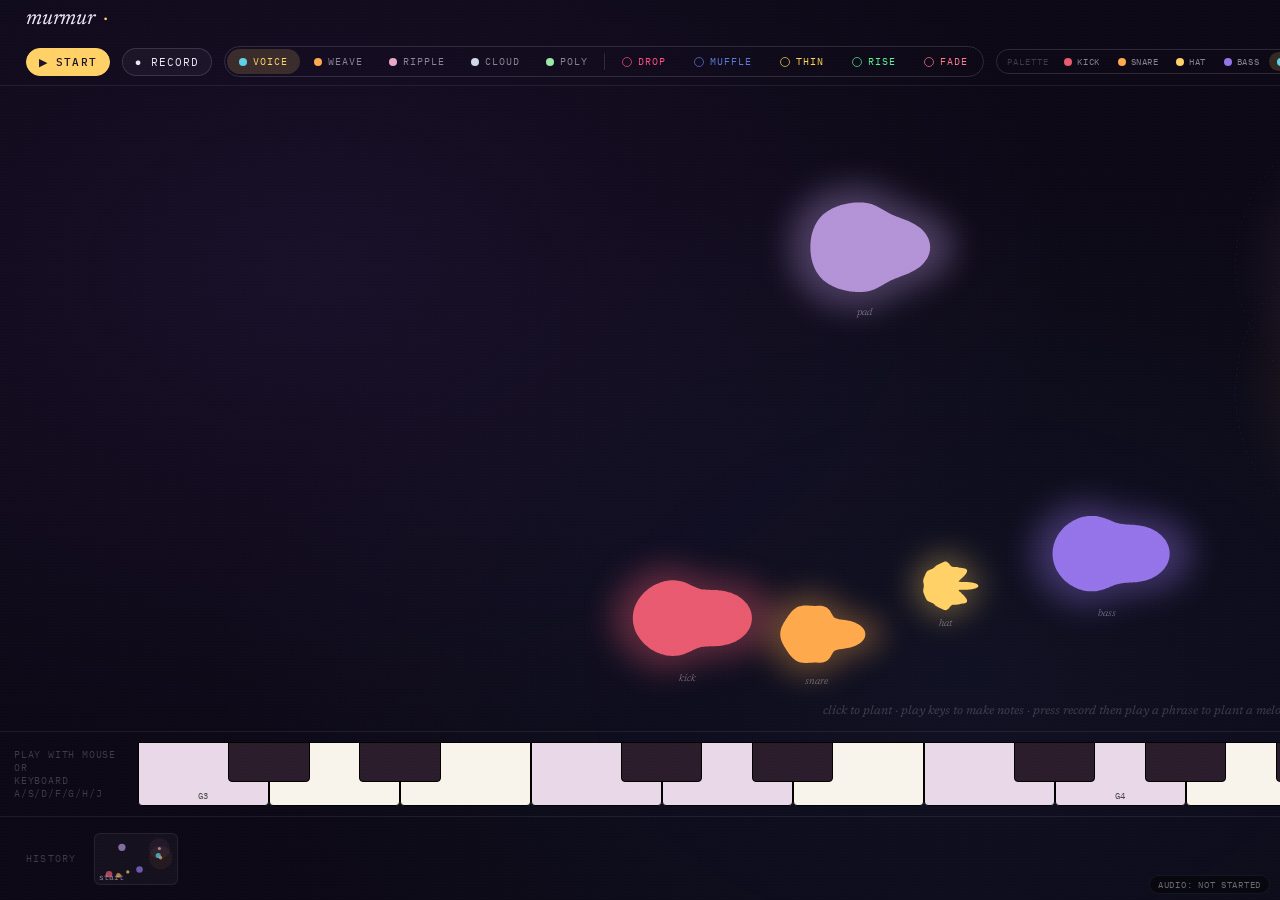
<file: murmur.html>
<!DOCTYPE html>
<html lang="en">
<head>
<meta charset="UTF-8">
<title>murmur — prototype (keyboard)</title>
<link rel="preconnect" href="https://fonts.googleapis.com">
<link rel="preconnect" href="https://fonts.gstatic.com" crossorigin>
<link href="https://fonts.googleapis.com/css2?family=Newsreader:ital,opsz,wght@0,6..72,300;0,6..72,400;1,6..72,300&family=IBM+Plex+Mono:wght@400&display=swap" rel="stylesheet">
<style>
:root {
  --bg: #0c0815;
  --ink: #ece6f5;
  --ink-soft: rgba(236, 230, 245, 0.55);
  --ink-faint: rgba(236, 230, 245, 0.22);
  --accent: #ffd166;
  --accent-red: #ff6b6b;
  --line: rgba(236, 230, 245, 0.08);
  --line-strong: rgba(236, 230, 245, 0.14);
}

/* ===== AUDIO STATUS (bottom-right corner, out of the way) ===== */
.audio-status {
  position: fixed;
  bottom: 6px; right: 10px;
  font-family: 'IBM Plex Mono', monospace;
  font-size: 9px;
  color: rgba(255,255,255,0.40);
  pointer-events: none;
  z-index: 200;
  text-transform: uppercase;
  letter-spacing: 0.08em;
  padding: 3px 8px;
  background: rgba(0,0,0,0.40);
  border-radius: 100px;
  border: 1px solid rgba(255,255,255,0.06);
  white-space: nowrap;
  max-width: 50vw;
  overflow: hidden;
  text-overflow: ellipsis;
}
.audio-status.error {
  color: #ffb8b8;
  background: rgba(120, 20, 20, 0.7);
  border-color: rgba(255, 100, 100, 0.4);
}
.audio-status.ok { color: rgba(150, 240, 180, 0.70); }

/* ===== PALETTE (top bar) ===== */
.palette {
  display: inline-flex;
  align-items: center;
  gap: 2px;
  padding: 2px 4px;
  border: 1px solid var(--line-strong);
  border-radius: 100px;
}
.palette-label {
  font-family: 'IBM Plex Mono', monospace;
  font-size: 9px;
  color: var(--ink-faint);
  text-transform: uppercase;
  letter-spacing: 0.10em;
  padding: 0 6px;
}
.palette-item {
  display: flex; align-items: center; gap: 5px;
  padding: 4px 8px;
  border-radius: 100px;
  cursor: pointer;
  font-family: 'IBM Plex Mono', monospace;
  font-size: 9px;
  color: var(--ink-soft);
  text-transform: uppercase;
  letter-spacing: 0.06em;
}
.palette-item:hover { color: var(--ink); }
.palette-item.active {
  background: rgba(255, 209, 102, 0.16);
  color: var(--accent);
}
.palette-item .pal-dot {
  width: 8px; height: 8px; border-radius: 50%;
}

/* Cloud modifier visuals */
.cloud-pulse {
  transform-origin: center; transform-box: fill-box;
  animation: cloud-breathe 4500ms ease-in-out infinite;
}
@keyframes cloud-breathe {
  0%, 100% { transform: scale(1); }
  50%      { transform: scale(1.06); }
}
.tether-cloud {
  fill: none; stroke-linecap: round;
  stroke-width: 2; stroke-dasharray: 1.5 4;
  opacity: 0.65;
  animation: tether-cloud-shimmer 2500ms linear infinite;
  pointer-events: none;
}
@keyframes tether-cloud-shimmer { from { stroke-dashoffset: 22; } to { stroke-dashoffset: 0; } }

.plant-opt[data-kind="cloud"] .dot { background: #d0d8e8; }
.plant-opt[data-kind="poly"] .dot { background: #9be9a8; }

/* Event-trigger plant opts are visually distinct from persistent ones —
   a hollow burst icon rather than a filled dot to signal "one-shot event". */
.plant-opt.event-opt { border: 1px dashed transparent; }
.plant-opt.event-opt .dot {
  width: 10px; height: 10px;
  border-radius: 50%;
  background: transparent !important;
  position: relative;
}
.plant-opt.event-opt .dot::after {
  content: '';
  position: absolute;
  inset: 0;
  border-radius: 50%;
  border: 1.5px solid currentColor;
  opacity: 0.7;
}
.plant-opt[data-kind="drop"]   { color: #ff4d80; }
.plant-opt[data-kind="muffle"] { color: #5e7ad8; }
.plant-opt[data-kind="thin"]   { color: #ffd84d; }
.plant-opt[data-kind="rise"]   { color: #5af095; }
.plant-opt[data-kind="fade"]   { color: #ff7a8c; }
.plant-opt.event-opt.active {
  background: rgba(255, 209, 102, 0.16);
  color: var(--accent) !important;
  border-color: rgba(255, 209, 102, 0.30);
}
.plant-opt.event-opt.active .dot::after { border-color: var(--accent); }

/* Muted seeds visibly dim — applies whether muted by sweep or by inspector toggle */
.seed-wrap.muted { opacity: 0.28; }
.plant-divider {
  width: 1px;
  align-self: stretch;
  background: var(--line-strong);
  margin: 4px 2px;
}

.tether-poly {
  fill: none; stroke-linecap: round;
  stroke-width: 2.5; stroke-dasharray: 2 5 8 5;
  opacity: 0.80;
  animation: tether-poly-flow 1800ms linear infinite;
  pointer-events: none;
}
@keyframes tether-poly-flow { from { stroke-dashoffset: 40; } to { stroke-dashoffset: 0; } }

/* Poly modifier visual: internal "tick marks" suggesting divisions */
.poly-pulse {
  transform-origin: center; transform-box: fill-box;
  animation: poly-tick 1875ms ease-out infinite;
}
@keyframes poly-tick {
  0%   { transform: scale(1.18); }
  33%  { transform: scale(1.04); }
  66%  { transform: scale(1.10); }
  100% { transform: scale(1); }
}

/* Inspector regenerate button */
.regen-btn {
  margin-top: 6px;
  background: rgba(255, 209, 102, 0.08);
  color: var(--accent);
  border: 1px solid rgba(255, 209, 102, 0.30);
  width: 100%;
  padding: 8px;
  font-family: 'IBM Plex Mono', monospace;
  font-size: 10px;
  text-transform: uppercase;
  letter-spacing: 0.10em;
  border-radius: 100px;
  cursor: pointer;
}
.regen-btn:hover { background: rgba(255, 209, 102, 0.16); }

/* ===== RESPONSIVE / PORTRAIT ===== */
@media (max-width: 900px), (orientation: portrait) {
  .top-bar {
    flex-wrap: wrap;
    padding: 6px 10px !important;
    height: auto;
    min-height: 56px;
    gap: 6px !important;
    align-items: center;
  }
  .brand {
    font-size: 18px;
    flex: 0 0 auto;
  }
  .controls {
    flex-wrap: wrap;
    gap: 6px !important;
    font-size: 10px;
    justify-content: flex-start;
  }
  .btn {
    padding: 5px 10px;
    font-size: 10px;
  }
  .vol-wrap input[type="range"].std { width: 60px; }
  .guard-toggle { padding: 5px 8px; }
  /* Plant-group on narrow becomes a wrapping rounded box so the 11 chips don't overflow */
  .plant-group {
    flex-wrap: wrap;
    border-radius: 12px;
    justify-content: flex-start;
    flex: 1 1 100%;       /* take a full row on its own */
  }
  .plant-opt {
    padding: 4px 8px;
    font-size: 9px;
  }
  .plant-divider { display: none; }
  .app {
    grid-template-rows: auto 1fr auto 56px !important;
  }
  .canvas-wrap { min-height: 240px; }
  .piano-bar {
    overflow-x: auto;
    overflow-y: hidden;
    -webkit-overflow-scrolling: touch;
    padding: 8px 10px;
    gap: 10px;
  }
  .piano-info {
    width: 90px;
    font-size: 9px;
    flex-shrink: 0;
  }
  .piano {
    min-width: 580px;     /* ensures playable key sizes (~38px per white) */
    flex: 0 0 580px;
    height: 56px;
  }
  .piano-key.white { height: 56px; }
  .piano-key.black { height: 36px; }
  .inspector {
    position: fixed !important;
    top: auto !important;
    bottom: 0; left: 0; right: 0;
    width: 100% !important;
    max-width: none;
    max-height: 70vh;
    border-radius: 16px 16px 0 0;
    border-bottom: none;
    transform: translateY(110%);
    transition: transform 0.22s ease-out;
    display: block !important;
    overflow-y: auto;
  }
  .inspector.open { transform: translateY(0); }
  .timeline { padding: 10px 14px; gap: 12px; }
  .tl-label { font-size: 9px; }
  .snap { width: 64px; height: 40px; }
}

@media (max-width: 480px) {
  .controls > .guard-toggle span:first-child { display: none; }  /* drop "guardrails" word */
  .midi-status span:not(.midi-led) {
    max-width: 60px;
    overflow: hidden;
    text-overflow: ellipsis;
  }
  .piano-info { width: 70px; font-size: 8px; }
}

* { box-sizing: border-box; margin: 0; padding: 0; }
html, body { height: 100%; }
body {
  background: var(--bg);
  color: var(--ink);
  font-family: 'Newsreader', serif;
  overflow: hidden;
  user-select: none;
  background-image:
    radial-gradient(ellipse at 25% 30%, rgba(80, 50, 130, 0.18), transparent 55%),
    radial-gradient(ellipse at 75% 75%, rgba(40, 80, 130, 0.12), transparent 55%);
}
body::before {
  content: ''; position: fixed; inset: 0;
  background-image: radial-gradient(circle at 1px 1px, rgba(255,255,255,0.012) 1px, transparent 0);
  background-size: 3px 3px;
  pointer-events: none; z-index: 100;
}
.app {
  display: grid;
  grid-template-rows: auto 1fr auto 84px;
  height: 100vh;
  position: relative; z-index: 2;
}

/* ===== TOP BAR ===== */
.top-bar {
  display: flex; justify-content: space-between; align-items: center;
  padding: 8px 26px;
  border-bottom: 1px solid var(--line);
  gap: 16px;
  flex-wrap: wrap;
  min-height: 56px;
}
.brand {
  font-family: 'Newsreader', serif;
  font-size: 22px; font-weight: 400; font-style: italic;
  letter-spacing: -0.01em;
  flex-shrink: 0;
}
.brand::after { content: '·'; margin-left: 8px; color: var(--accent); font-style: normal; }
.controls {
  display: flex; gap: 12px; align-items: center;
  font-family: 'IBM Plex Mono', monospace;
  font-size: 11px; color: var(--ink-soft);
  text-transform: uppercase; letter-spacing: 0.08em;
}
.btn {
  background: rgba(236,230,245,0.04);
  border: 1px solid var(--line-strong);
  color: var(--ink);
  padding: 6px 12px;
  border-radius: 100px;
  font-family: 'IBM Plex Mono', monospace;
  font-size: 11px;
  text-transform: uppercase; letter-spacing: 0.10em;
  cursor: pointer;
  white-space: nowrap;
}
.btn:hover { background: rgba(236,230,245,0.08); }
.btn.primary {
  background: var(--accent); color: #1a1228;
  border-color: var(--accent); font-weight: 500;
}
.btn.primary:hover { background: #ffe08a; }
.btn.recording {
  background: var(--accent-red); color: #fff;
  border-color: var(--accent-red); font-weight: 500;
  animation: rec-pulse 800ms ease-in-out infinite;
}
.btn.danger {
  background: rgba(255, 107, 107, 0.18); color: #ffb3b3;
  border-color: rgba(255, 107, 107, 0.55);
}
.btn.danger:hover { background: rgba(255, 107, 107, 0.28); }
@keyframes rec-pulse {
  0%, 100% { box-shadow: 0 0 0 0 rgba(255, 107, 107, 0.6); }
  50%      { box-shadow: 0 0 0 6px rgba(255, 107, 107, 0); }
}

.plant-group {
  display: inline-flex;
  border: 1px solid var(--line-strong);
  border-radius: 100px;
  padding: 2px;
  gap: 2px;
}
.plant-opt {
  font-family: 'IBM Plex Mono', monospace;
  font-size: 10px; text-transform: uppercase; letter-spacing: 0.10em;
  padding: 5px 12px;
  border-radius: 100px;
  cursor: pointer;
  color: var(--ink-soft);
  display: flex; align-items: center; gap: 6px;
}
.plant-opt.active {
  background: rgba(255, 209, 102, 0.16);
  color: var(--accent);
}
.plant-opt .dot { width: 8px; height: 8px; border-radius: 50%; display: inline-block; }
.plant-opt[data-kind="voice"] .dot { background: #5fd2e8; }
.plant-opt[data-kind="weave"] .dot { background: #ffa94d; }
.plant-opt[data-kind="ripple"] .dot { background: #e8a8c8; }

.vol-wrap { display: flex; gap: 8px; align-items: center; }
input[type="range"].std {
  -webkit-appearance: none;
  background: transparent;
  width: 70px;
}
input[type="range"]::-webkit-slider-runnable-track { height: 4px; background: var(--line-strong); border-radius: 2px; }
input[type="range"]::-webkit-slider-thumb {
  -webkit-appearance: none;
  width: 12px; height: 12px; border-radius: 50%;
  background: var(--ink); margin-top: -4px; cursor: pointer;
}
input[type="range"]::-moz-range-track { height: 4px; background: var(--line-strong); border-radius: 2px; }
input[type="range"]::-moz-range-thumb { width: 12px; height: 12px; border-radius: 50%; background: var(--ink); border: none; cursor: pointer; }

/* MIDI indicator */
.midi-status {
  display: flex; align-items: center; gap: 6px;
  font-size: 10px;
}
.midi-led {
  width: 6px; height: 6px; border-radius: 50%;
  background: var(--ink-faint);
}
.midi-led.connected { background: #5af095; box-shadow: 0 0 6px #5af095; }
.midi-led.activity {
  background: var(--accent); box-shadow: 0 0 8px var(--accent);
  animation: midi-flash 100ms ease-out;
}
@keyframes midi-flash {
  0%   { transform: scale(1.8); }
  100% { transform: scale(1); }
}

/* Guardrails toggle */
.guard-toggle {
  display: flex; align-items: center; gap: 8px;
  cursor: pointer;
  padding: 6px 10px;
  border: 1px solid var(--line-strong);
  border-radius: 100px;
}
.guard-toggle:hover { background: rgba(236,230,245,0.04); }
.guard-pill {
  width: 28px; height: 14px;
  background: var(--line-strong);
  border-radius: 100px;
  position: relative;
  transition: background 0.15s;
}
.guard-pill::after {
  content: '';
  position: absolute;
  top: 2px; left: 2px;
  width: 10px; height: 10px;
  background: var(--ink);
  border-radius: 50%;
  transition: left 0.15s;
}
.guard-pill.on { background: rgba(90, 240, 149, 0.4); }
.guard-pill.on::after { left: 16px; background: #5af095; }

/* ===== CANVAS ===== */
.canvas-wrap { position: relative; overflow: hidden; }
svg.canvas { width: 100%; height: 100%; display: block; cursor: crosshair; }
.hint {
  position: absolute;
  bottom: 14px; left: 50%; transform: translateX(-50%);
  font-size: 12px; color: var(--ink-faint); font-style: italic;
  pointer-events: none; text-align: center;
}
.planting-indicator {
  position: absolute;
  font-size: 11px; color: var(--accent);
  font-family: 'IBM Plex Mono', monospace;
  pointer-events: none;
  transform: translate(-50%, -50%);
  background: rgba(20, 14, 32, 0.85);
  padding: 4px 10px;
  border-radius: 100px;
  border: 1px solid rgba(255, 209, 102, 0.3);
}
.recording-overlay {
  position: absolute;
  top: 24px; left: 50%; transform: translateX(-50%);
  pointer-events: none;
  z-index: 30;
  display: flex; align-items: center; gap: 10px;
  background: rgba(20, 10, 16, 0.85);
  padding: 8px 16px;
  border: 1px solid rgba(255, 107, 107, 0.4);
  border-radius: 100px;
  font-family: 'IBM Plex Mono', monospace;
  font-size: 11px;
  color: #ffaaaa;
  text-transform: uppercase; letter-spacing: 0.12em;
}
.recording-overlay .rec-dot {
  width: 8px; height: 8px; border-radius: 50%;
  background: var(--accent-red);
  animation: rec-pulse-dot 600ms ease-in-out infinite;
}
@keyframes rec-pulse-dot {
  0%, 100% { opacity: 1; transform: scale(1); }
  50%      { opacity: 0.4; transform: scale(0.7); }
}
.tap-marker { pointer-events: none; opacity: 0.6; }

/* Floating note indicator (when a note plays from the keyboard) */
.float-note {
  position: absolute;
  font-family: 'Newsreader', serif;
  font-style: italic;
  font-size: 18px;
  color: var(--accent);
  pointer-events: none;
  animation: float-up 1200ms ease-out forwards;
}
@keyframes float-up {
  0%   { opacity: 0; transform: translate(-50%, 0) scale(0.8); }
  20%  { opacity: 1; transform: translate(-50%, -8px) scale(1); }
  100% { opacity: 0; transform: translate(-50%, -50px) scale(1); }
}

/* ===== INSPECTOR ===== */
.inspector {
  position: absolute;
  top: 80px; right: 24px;
  width: 320px;
  background: rgba(20, 14, 32, 0.94);
  backdrop-filter: blur(14px);
  border: 1px solid var(--line);
  border-radius: 16px;
  padding: 22px;
  z-index: 50;
  display: none;
  max-height: calc(100vh - 320px);
  overflow-y: auto;
}
.inspector.open { display: block; }
.insp-close {
  position: absolute; top: 14px; right: 14px;
  background: none; border: none; color: var(--ink-soft);
  font-size: 18px; cursor: pointer;
  width: 24px; height: 24px;
  display: flex; align-items: center; justify-content: center;
  border-radius: 50%;
}
.insp-close:hover { background: rgba(236,230,245,0.08); color: var(--ink); }
.insp-title {
  font-family: 'Newsreader', serif;
  font-size: 22px; font-style: italic; font-weight: 400;
  margin-bottom: 4px;
}
.insp-sub {
  font-family: 'IBM Plex Mono', monospace;
  font-size: 10px; letter-spacing: 0.12em;
  color: var(--ink-faint);
  text-transform: uppercase;
  margin-bottom: 18px;
}
.picker-row { margin-bottom: 14px; }
.picker-row label {
  font-family: 'IBM Plex Mono', monospace;
  font-size: 10px; letter-spacing: 0.08em;
  color: var(--ink-soft);
  text-transform: uppercase;
  display: block;
  margin-bottom: 6px;
}
.picker {
  display: flex;
  border: 1px solid var(--line-strong);
  border-radius: 8px;
  overflow: hidden;
}
.picker-opt {
  flex: 1;
  padding: 6px 0;
  text-align: center;
  font-family: 'IBM Plex Mono', monospace;
  font-size: 10px;
  color: var(--ink-soft);
  cursor: pointer;
  background: transparent;
  border-right: 1px solid var(--line);
}
.picker-opt:last-child { border-right: none; }
.picker-opt:hover { background: rgba(236, 230, 245, 0.04); color: var(--ink); }
.picker-opt.active {
  background: rgba(255, 209, 102, 0.16);
  color: var(--accent);
}
.pitch-row { display: flex; align-items: center; gap: 12px; margin-bottom: 14px; }
.pitch-row label {
  font-family: 'IBM Plex Mono', monospace;
  font-size: 10px; letter-spacing: 0.08em;
  color: var(--ink-soft);
  text-transform: uppercase;
  width: 50px;
}
.pitch-row input[type="range"] { flex: 1; }
.pitch-row .pitch-val {
  font-family: 'IBM Plex Mono', monospace;
  font-size: 11px; color: var(--ink);
  width: 60px; text-align: right;
}
.toggle-row {
  display: flex; align-items: center; gap: 12px;
  margin-bottom: 14px;
  font-family: 'IBM Plex Mono', monospace;
  font-size: 10px;
  color: var(--ink-soft);
  text-transform: uppercase; letter-spacing: 0.08em;
}
.toggle {
  width: 36px; height: 20px;
  background: var(--line-strong);
  border-radius: 100px;
  position: relative;
  cursor: pointer;
  flex-shrink: 0;
  transition: background 0.15s;
}
.toggle::after {
  content: '';
  position: absolute;
  top: 2px; left: 2px;
  width: 16px; height: 16px;
  background: var(--ink);
  border-radius: 50%;
  transition: left 0.15s;
}
.toggle.on { background: rgba(255, 209, 102, 0.5); }
.toggle.on::after { left: 18px; background: var(--accent); }
.section { margin-top: 18px; padding-top: 18px; border-top: 1px solid var(--line); }
.section-label {
  font-family: 'IBM Plex Mono', monospace;
  font-size: 10px; letter-spacing: 0.12em;
  color: var(--ink-faint);
  text-transform: uppercase;
  margin-bottom: 12px;
  display: flex; justify-content: space-between; align-items: center;
}
.harmonic-editor {
  display: flex; gap: 4px; align-items: flex-end;
  height: 80px;
  margin-bottom: 6px;
}
.h-bar {
  flex: 1;
  background: var(--line-strong);
  border-radius: 2px 2px 0 0;
  cursor: ns-resize;
  position: relative;
  min-height: 2px;
}
.h-bar:hover { background: rgba(236,230,245,0.20); }
.h-numbers { display: flex; gap: 4px; }
.h-num { flex: 1; text-align: center; font-family: 'IBM Plex Mono', monospace; font-size: 8px; color: var(--ink-faint); }
.pattern-editor {
  width: 100%; height: 100px; display: block;
  background: rgba(0,0,0,0.15); border-radius: 8px;
}
.pattern-meta {
  display: flex; justify-content: space-between;
  font-family: 'IBM Plex Mono', monospace;
  font-size: 9px; color: var(--ink-faint);
  margin-top: 6px;
}
.captured-info {
  font-family: 'Newsreader', serif;
  font-style: italic;
  font-size: 13px;
  color: var(--ink-soft);
  margin-top: 8px;
  padding: 8px 12px;
  background: rgba(255, 209, 102, 0.06);
  border-left: 2px solid var(--accent);
  border-radius: 0 6px 6px 0;
}
.delete-btn {
  margin-top: 18px;
  background: rgba(232, 90, 111, 0.10);
  color: #e85a6f;
  border: 1px solid rgba(232, 90, 111, 0.25);
  width: 100%;
  padding: 8px;
}
.delete-btn:hover { background: rgba(232, 90, 111, 0.18); }

/* ===== ON-SCREEN PIANO ===== */
.piano-bar {
  border-top: 1px solid var(--line);
  padding: 10px 14px;
  display: flex; gap: 14px; align-items: center;
}
.piano-info {
  font-family: 'IBM Plex Mono', monospace;
  font-size: 10px; color: var(--ink-faint);
  text-transform: uppercase; letter-spacing: 0.08em;
  width: 110px;
  flex-shrink: 0;
}
.piano {
  flex: 1;
  position: relative;
  height: 64px;
}
.piano-key {
  position: absolute;
  top: 0;
  border: 1px solid #000;
  border-radius: 0 0 4px 4px;
  cursor: pointer;
  display: flex;
  align-items: flex-end;
  justify-content: center;
  font-family: 'IBM Plex Mono', monospace;
  font-size: 9px;
  padding-bottom: 4px;
  color: #888;
  transition: background-color 0.08s;
}
.piano-key.white {
  background: #f8f3eb; color: #444;
  height: 64px;
  z-index: 1;
}
.piano-key.black {
  background: #2a1c2a;
  color: #888;
  height: 40px;
  z-index: 2;
}
.piano-key.active.white { background: var(--accent); }
.piano-key.active.black { background: #c8a040; }
.piano-key.in-scale.white { background: #e8d8e8; }

/* ===== TIMELINE ===== */
.timeline {
  border-top: 1px solid var(--line);
  padding: 14px 26px;
  display: flex; align-items: center; gap: 18px;
  overflow: hidden;
}
.tl-label {
  font-family: 'IBM Plex Mono', monospace;
  font-size: 10px; letter-spacing: 0.12em;
  color: var(--ink-faint);
  text-transform: uppercase; flex-shrink: 0;
}
.tl-strip {
  display: flex; gap: 8px;
  overflow-x: auto;
  flex: 1;
  scrollbar-width: thin;
  scrollbar-color: var(--line-strong) transparent;
}
.tl-strip::-webkit-scrollbar { height: 4px; }
.tl-strip::-webkit-scrollbar-thumb { background: var(--line-strong); border-radius: 2px; }
.snap {
  flex-shrink: 0;
  width: 84px; height: 52px;
  border-radius: 6px;
  background: rgba(236,230,245,0.04);
  border: 1px solid var(--line);
  cursor: pointer; position: relative; overflow: hidden;
}
.snap:hover { border-color: var(--line-strong); }
.snap.current { border-color: var(--accent); }
.snap svg { width: 100%; height: 100%; display: block; }
.snap-label {
  position: absolute; bottom: 2px; left: 4px; right: 4px;
  font-family: 'IBM Plex Mono', monospace;
  font-size: 8px;
  color: rgba(236, 230, 245, 0.6);
  pointer-events: none;
  white-space: nowrap; overflow: hidden; text-overflow: ellipsis;
}

/* ===== SEEDS ===== */
.seed-wrap { cursor: pointer; }
.seed-core, .seed-halo {
  transform-origin: center;
  transform-box: fill-box;
  transition: transform 0.06s ease-out;
}
.seed-selected .seed-core { filter: brightness(1.15); }
.seed-label {
  font-family: 'Newsreader', serif;
  font-style: italic;
  font-size: 12px; font-weight: 300;
  fill: rgba(236, 230, 245, 0.55);
  text-anchor: middle;
  pointer-events: none;
}
.seed-selected .seed-label { fill: #fff8c8; font-size: 14px; }
.sphere {
  pointer-events: none;
  stroke: rgba(255, 255, 255, 0.07);
  stroke-width: 1;
  stroke-dasharray: 2 6;
}
.tether-weave {
  fill: none; stroke-linecap: round;
  stroke-width: 2.5; stroke-dasharray: 5 6;
  opacity: 0.85;
  animation: tether-weave-flow 1250ms linear infinite, tether-weave-throb 625ms ease-out infinite;
  pointer-events: none;
}
@keyframes tether-weave-flow { from { stroke-dashoffset: 44; } to { stroke-dashoffset: 0; } }
@keyframes tether-weave-throb { 0% { stroke-width: 3.5; opacity: 1; } 25%, 100% { stroke-width: 2.2; opacity: 0.7; } }
.tether-ripple {
  fill: none; stroke-linecap: round;
  stroke-width: 2; stroke-dasharray: 6 8;
  opacity: 0.75;
  animation: tether-ripple-flow 3000ms linear infinite;
  pointer-events: none;
}
@keyframes tether-ripple-flow { from { stroke-dashoffset: 56; } to { stroke-dashoffset: 0; } }
.weave-pulse {
  transform-origin: center; transform-box: fill-box;
  animation: weave-thump 625ms ease-out infinite;
}
@keyframes weave-thump {
  0%   { transform: scale(1.22); }
  18%  { transform: scale(1.05); }
  32%  { transform: scale(1.10); }
  50%, 100% { transform: scale(1); }
}
.ripple-ghost {
  transform-origin: center; transform-box: fill-box;
  animation: ripple-ghost-drift 2500ms ease-out infinite;
}
@keyframes ripple-ghost-drift {
  0%, 5%   { opacity: 0; transform: translate(0, 0) scale(1); }
  15%      { opacity: 0.4; }
  100%     { opacity: 0; transform: translate(var(--gx, 14px), var(--gy, 6px)) scale(0.78); }
}
</style>
</head>
<body>

<div class="app">

  <header class="top-bar">
    <div class="brand">murmur</div>
    <div class="controls">
      <button class="btn primary" id="play-btn">▶ start</button>
      <button class="btn" id="rec-btn">● record</button>
      <div class="plant-group" id="plant-group">
        <div class="plant-opt active" data-kind="voice"><span class="dot"></span>voice</div>
        <div class="plant-opt" data-kind="weave"><span class="dot"></span>weave</div>
        <div class="plant-opt" data-kind="ripple"><span class="dot"></span>ripple</div>
        <div class="plant-opt" data-kind="cloud"><span class="dot"></span>cloud</div>
        <div class="plant-opt" data-kind="poly"><span class="dot"></span>poly</div>
        <div class="plant-divider"></div>
        <div class="plant-opt event-opt" data-kind="drop"><span class="dot"></span>drop</div>
        <div class="plant-opt event-opt" data-kind="muffle"><span class="dot"></span>muffle</div>
        <div class="plant-opt event-opt" data-kind="thin"><span class="dot"></span>thin</div>
        <div class="plant-opt event-opt" data-kind="rise"><span class="dot"></span>rise</div>
        <div class="plant-opt event-opt" data-kind="fade"><span class="dot"></span>fade</div>
      </div>
      <div class="palette" id="palette"></div>
      <div class="midi-status" title="MIDI device status">
        <span class="midi-led" id="midi-led"></span>
        <span id="midi-label">no midi</span>
      </div>
      <div class="guard-toggle" id="guard-toggle" title="Guardrails: keep notes in key, on grid">
        <span>guardrails</span>
        <span class="guard-pill on" id="guard-pill"></span>
      </div>
      <div class="vol-wrap"><span>vol</span><input type="range" class="std" id="vol" min="0" max="100" value="35"></div>
      <div class="vol-wrap"><span>tempo</span><input type="range" class="std" id="tempo-slider" min="60" max="180" step="1" value="120"><span id="tempo-val">120 bpm</span></div>
      <button class="btn" id="snap-btn">📷</button>
      <button class="btn" id="clear-btn" title="Clear canvas (a snapshot is taken first so you can revert)">clear</button>
      <button class="btn" id="midi-log-btn" title="Download the captured MIDI event log as JSON">midi log</button>
    </div>
  </header>

  <div class="canvas-wrap" id="canvas-wrap">
    <svg class="canvas" id="canvas" viewBox="0 0 1400 800" preserveAspectRatio="xMidYMid meet">
      <defs>
        <filter id="halo-blur" x="-100%" y="-100%" width="300%" height="300%">
          <feGaussianBlur stdDeviation="18"/>
        </filter>
        <filter id="halo-blur-small" x="-100%" y="-100%" width="300%" height="300%">
          <feGaussianBlur stdDeviation="10"/>
        </filter>
        <radialGradient id="sphere-weave-grad">
          <stop offset="0%"  stop-color="#ffa94d" stop-opacity="0.10"/>
          <stop offset="70%" stop-color="#ffa94d" stop-opacity="0.04"/>
          <stop offset="100%" stop-color="#ffa94d" stop-opacity="0"/>
        </radialGradient>
        <radialGradient id="sphere-ripple-grad">
          <stop offset="0%"  stop-color="#e8a8c8" stop-opacity="0.10"/>
          <stop offset="70%" stop-color="#e8a8c8" stop-opacity="0.04"/>
          <stop offset="100%" stop-color="#e8a8c8" stop-opacity="0"/>
        </radialGradient>
        <radialGradient id="sphere-cloud-grad">
          <stop offset="0%"  stop-color="#d0d8e8" stop-opacity="0.10"/>
          <stop offset="70%" stop-color="#d0d8e8" stop-opacity="0.04"/>
          <stop offset="100%" stop-color="#d0d8e8" stop-opacity="0"/>
        </radialGradient>
        <radialGradient id="sphere-poly-grad">
          <stop offset="0%"  stop-color="#9be9a8" stop-opacity="0.10"/>
          <stop offset="70%" stop-color="#9be9a8" stop-opacity="0.04"/>
          <stop offset="100%" stop-color="#9be9a8" stop-opacity="0"/>
        </radialGradient>
      </defs>
      <g id="spheres-layer"></g>
      <g id="tethers-layer"></g>
      <g id="events-layer"></g>
      <g id="seeds-layer"></g>
      <g id="tap-markers"></g>
    </svg>
    <div class="hint" id="hint">click to plant · play keys to make notes · press record then play a phrase to plant a melody</div>
  </div>

  <aside class="inspector" id="inspector">
    <button class="insp-close" id="insp-close">×</button>
    <div class="insp-title" id="insp-title">seed</div>
    <div class="insp-sub" id="insp-sub">voice</div>

    <div class="captured-info" id="captured-info" style="display: none;"></div>

    <div class="picker-row" id="preset-row">
      <label>preset</label>
      <div class="picker" id="preset-picker"></div>
    </div>
    <button class="regen-btn" id="regen-btn">🎲 regenerate sound</button>

    <div class="pitch-row" id="pitch-row">
      <label>pitch</label>
      <input type="range" class="std" id="pitch-slider" min="24" max="96" step="1" value="55">
      <span class="pitch-val" id="pitch-val">A3</span>
    </div>

    <div class="picker-row" id="rhythm-row">
      <label>rhythm</label>
      <div class="picker" id="rhythm-picker"></div>
    </div>

    <div class="picker-row" id="length-row">
      <label>length</label>
      <div class="picker" id="length-picker"></div>
    </div>

    <div class="toggle-row" id="quantize-row">
      <div class="toggle" id="quantize-toggle"></div>
      <span>quantize to grid</span>
    </div>

    <div class="toggle-row" id="mute-row">
      <div class="toggle" id="mute-toggle"></div>
      <span>muted</span>
    </div>

    <div class="section" id="harmonic-section">
      <div class="section-label"><span>harmonics</span><span>drag bars</span></div>
      <div class="harmonic-editor" id="harmonic-editor"></div>
      <div class="h-numbers" id="h-numbers"></div>
    </div>

    <div class="section" id="pattern-section">
      <div class="section-label"><span>melody</span><span>drag dots</span></div>
      <svg class="pattern-editor" id="pattern-editor" viewBox="0 0 276 100" preserveAspectRatio="none"></svg>
      <div class="pattern-meta">
        <span id="pattern-len-info">4 steps</span>
        <span id="pattern-loop-info">5.0s loop</span>
      </div>
    </div>

    <div class="picker-row" id="sphere-row" style="display: none;">
      <label>reach</label>
      <div class="picker" id="sphere-picker"></div>
    </div>

    <button class="btn delete-btn" id="delete-btn">remove this seed</button>
  </aside>

  <div class="piano-bar">
    <div class="piano-info">
      <div id="piano-label">play with mouse or<br>keyboard a/s/d/f/g/h/j</div>
    </div>
    <div class="piano" id="piano"></div>
  </div>

  <footer class="timeline">
    <div class="tl-label">history</div>
    <div class="tl-strip" id="tl-strip"></div>
  </footer>

</div>

<script>
'use strict';

//
// =========================================================================
//  CONSTANTS & MUSICAL UNITS
//  Tempo is mutable. Options store FRACTIONS of a bar; .ms is recomputed
//  whenever BPM changes so existing seeds reschedule musically correctly.
// =========================================================================
//
let BPM = 96;
let BEAT_MS = 60000 / BPM;
let BAR_MS = BEAT_MS * 4;

const RHYTHM_OPTIONS = [
  { label: '1/16',  frac: 1/16, ms: 0 },
  { label: '1/8',   frac: 1/8,  ms: 0 },
  { label: '1/4',   frac: 1/4,  ms: 0 },
  { label: '3/8',   frac: 3/8,  ms: 0 },
  { label: '1/2',   frac: 1/2,  ms: 0 },
  { label: '1 bar', frac: 1,    ms: 0 },
  { label: '2 bar', frac: 2,    ms: 0 },
];
const LENGTH_OPTIONS = [
  { label: '1/16',  frac: 1/16, ms: 0 },
  { label: '1/8',   frac: 1/8,  ms: 0 },
  { label: '1/4',   frac: 1/4,  ms: 0 },
  { label: '1/2',   frac: 1/2,  ms: 0 },
  { label: '1 bar', frac: 1,    ms: 0 },
  { label: '2 bar', frac: 2,    ms: 0 },
];
const SPHERE_OPTIONS = [
  { label: 'tight', r: 110 },
  { label: 'med',   r: 180 },
  { label: 'wide',  r: 260 },
  { label: 'huge',  r: 360 },
];
const RIPPLE_DELAY_OPTIONS = [
  { label: '1/16',  frac: 1/16,  ms: 0 },
  { label: '1/8',   frac: 1/8,   ms: 0 },
  { label: '3/16',  frac: 3/16,  ms: 0 },
  { label: '1/4',   frac: 1/4,   ms: 0 },
  { label: '3/8',   frac: 3/8,   ms: 0 },
];
const CLOUD_SIZE_OPTIONS = [
  { label: 'room', sec: 0.7 },
  { label: 'hall', sec: 1.8 },
  { label: 'cave', sec: 3.2 },
  { label: 'space', sec: 5.0 },
];
const SWING_OPTIONS = [
  { label: 'straight', val: 0.50 },
  { label: 'light',    val: 0.58 },
  { label: 'med',      val: 0.67 },
  { label: 'hard',     val: 0.75 },
];
const POLY_RATIOS = [
  { label: '3:2', factor: 2/3 },  // 3 hits in time of 2 (faster)
  { label: '4:3', factor: 3/4 },  // 4 hits in time of 3 (faster)
  { label: '5:4', factor: 4/5 },  // 5 hits in time of 4 (faster)
  { label: '7:8', factor: 8/7 },  // 7 hits in time of 8 (slightly slower)
];

function recomputeOptionsMs() {
  for (const o of RHYTHM_OPTIONS) o.ms = o.frac * BAR_MS;
  for (const o of LENGTH_OPTIONS) o.ms = o.frac * BAR_MS;
  for (const o of RIPPLE_DELAY_OPTIONS) o.ms = o.frac * BAR_MS;
}
recomputeOptionsMs();

// Re-snap all seed intervals/decays to preserve musical relationships
function setBPM(newBPM) {
  newBPM = Math.max(40, Math.min(220, newBPM));
  const oldBar = BAR_MS;
  BPM = newBPM;
  BEAT_MS = 60000 / BPM;
  BAR_MS = BEAT_MS * 4;
  recomputeOptionsMs();
  // Rescale every seed's stored intervalMs and decay (preserve their bar-fraction)
  for (const s of seeds) {
    if (s.intervalMs) s.intervalMs = (s.intervalMs / oldBar) * BAR_MS;
    if (s.decay)      s.decay      = (s.decay      / oldBar) * BAR_MS;
    if (s.attackMs)   s.attackMs   = (s.attackMs   / oldBar) * BAR_MS;
    if (s.delayMs)    s.delayMs    = (s.delayMs    / oldBar) * BAR_MS;
    s.nextTrigger = 0;  // re-phase on next schedule pass
  }
  // Update display
  const el = document.getElementById('tempo-val');
  if (el) el.textContent = BPM + ' bpm';
}

function nearestOptionIdx(options, ms) {
  let best = 0, bestDiff = Infinity;
  for (let i = 0; i < options.length; i++) {
    const d = Math.abs(options[i].ms - ms);
    if (d < bestDiff) { bestDiff = d; best = i; }
  }
  return best;
}

// G minor pentatonic
const SCALE_PITCH_CLASSES = [0, 3, 5, 7, 10];
const SCALE_ROOT_PC = 7;
function snapToScale(midi) {
  const rel = midi - SCALE_ROOT_PC;
  const oct = Math.floor(rel / 12);
  const mod = ((rel % 12) + 12) % 12;
  let best = SCALE_PITCH_CLASSES[0], bestDist = 12;
  for (const s of SCALE_PITCH_CLASSES) {
    const d = Math.min(Math.abs(mod - s), 12 - Math.abs(mod - s));
    if (d < bestDist) { bestDist = d; best = s; }
  }
  return SCALE_ROOT_PC + oct * 12 + best;
}
function inScale(midi) {
  const mod = ((midi - SCALE_ROOT_PC) % 12 + 12) % 12;
  return SCALE_PITCH_CLASSES.includes(mod);
}
function freqFromMidi(m) { return 440 * Math.pow(2, (m - 69) / 12); }
function midiFromFreq(f) { return Math.round(69 + 12 * Math.log2(f / 440)); }
const NOTE_NAMES = ['C','C#','D','D#','E','F','F#','G','G#','A','A#','B'];
function noteName(midi) { return NOTE_NAMES[midi % 12] + Math.floor(midi / 12 - 1); }

//
// =========================================================================
//  TIMBRE ROLES — procedural sound generation
//  Each role generates harmonics + decay + default rhythm characteristic
//  of its musical function. The same role re-rolled produces a different
//  variation in the same family.
// =========================================================================
//
function makeHarmonicsArr() { return new Array(12).fill(0); }
function shuffleArr(arr) {
  const a = arr.slice();
  for (let i = a.length - 1; i > 0; i--) {
    const j = Math.floor(Math.random() * (i + 1));
    [a[i], a[j]] = [a[j], a[i]];
  }
  return a;
}

// Weighted random pick — `weights` is an object like { foo: 2, bar: 1 }.
// `foo` will be twice as likely as `bar`.
function pickWeighted(weights) {
  let total = 0;
  for (const k in weights) total += weights[k];
  let r = Math.random() * total;
  for (const k in weights) {
    r -= weights[k];
    if (r <= 0) return k;
  }
  return Object.keys(weights)[0];
}

// Pack a generator's output into the legacy + patch shape. Used by every
// role generator so the call sites stay consistent.
function packRole({ patch, intervalMs, fundamentalHz, synthesisModel }) {
  const env = patch.envelope || { attackMs: 8, releaseMs: 400 };
  return {
    harmonics: harmonicsForPatch(patch),
    decay: env.releaseMs,
    attackMs: env.attackMs,
    intervalMs,
    fundamentalHz,
    synthesisModel,
    patch,
  };
}

function generateKick() {
  return packRole({
    patch: {
      layers: [{ voice: 'kick', gain: 1, params: {} }],
      envelope: { attackMs: 2, releaseMs: 200 },
      category: 'drum',
    },
    intervalMs: BAR_MS / 2,
    fundamentalHz: 55 + Math.random() * 18,
    synthesisModel: 'kick',
  });
}

function generateSnare() {
  return packRole({
    patch: {
      layers: [{ voice: 'snare', gain: 1, params: {} }],
      envelope: { attackMs: 2, releaseMs: 150 },
      category: 'drum',
    },
    intervalMs: BAR_MS / 2,
    fundamentalHz: 180 + Math.random() * 40,
    synthesisModel: 'snare',
  });
}

function generateHihat() {
  return packRole({
    patch: {
      layers: [{ voice: 'hihat', gain: 1, params: {} }],
      envelope: { attackMs: 2, releaseMs: 80 },
      category: 'drum',
    },
    intervalMs: BAR_MS / 8,
    fundamentalHz: 800 + Math.random() * 400,
    synthesisModel: 'hihat',
  });
}

// === Generative complexity ===
// Each tonal role rolls a `complexity` per call. Low complexity = one
// punchy layer, default params. Higher complexity adds secondary layers
// (a touch of FM bell, a body harmonic, a wisp of breath noise). The
// roll happens per generate() call so the 🎲 button and main encoder
// give a mix of simple and rich sounds without the user designing them.

function generateBass() {
  const complexity = Math.random();
  const baseVoice = pickWeighted({ subtractive: 2.0, fm: 1.2, additive: 0.8 });
  const layers = [];
  if (baseVoice === 'subtractive') {
    layers.push({
      voice: 'subtractive',
      gain: 0.75 + Math.random() * 0.15,
      params: {
        wave: Math.random() < 0.7 ? 'sawtooth' : 'square',
        filterStartHz: 800 + Math.random() * 2400,
        filterEndHz: 120 + Math.random() * 180,
        filterDecayMs: 250 + Math.random() * 400,
        Q: 3 + Math.random() * 7,
      },
    });
  } else if (baseVoice === 'fm') {
    layers.push({
      voice: 'fm',
      gain: 0.6 + Math.random() * 0.15,
      params: {
        ratio: [0.5, 1, 2][Math.floor(Math.random() * 3)],
        modIndexStart: 1.5 + Math.random() * 3,
        modIndexEnd: 0.2 + Math.random() * 0.5,
        modDecayMs: 200 + Math.random() * 400,
      },
    });
  } else {
    const h = makeHarmonicsArr();
    h[0] = 0.42 + Math.random() * 0.12;
    h[1] = 0.16 + Math.random() * 0.08;
    h[2] = 0.05 + Math.random() * 0.05;
    layers.push({ voice: 'additive', gain: 0.7, params: { harmonics: h } });
  }
  if (complexity > 0.55) {
    if (Math.random() < 0.6) {
      layers.push({
        voice: 'fm', gain: 0.10 + Math.random() * 0.12,
        params: { ratio: 3, modIndexStart: 0.5, modIndexEnd: 0.1, modDecayMs: 200 },
      });
    } else {
      const h2 = makeHarmonicsArr();
      h2[0] = 0.3; h2[1] = 0.15;
      layers.push({ voice: 'additive', gain: 0.15, params: { harmonics: h2 } });
    }
  }
  if (complexity > 0.85) {
    layers.push({
      voice: 'noise', gain: 0.03 + Math.random() * 0.05,
      params: { bandHz: 180 + Math.random() * 300, Q: 1 },
    });
  }
  return packRole({
    patch: {
      layers,
      envelope: { attackMs: 8 + Math.random() * 15, releaseMs: 400 + Math.random() * 400 },
      category: 'tonal',
    },
    intervalMs: BAR_MS / 2,
    fundamentalHz: 55 + Math.random() * 55,
    synthesisModel: 'additive',
  });
}

function generateMelody() {
  const complexity = Math.random();
  const baseVoice = pickWeighted({ subtractive: 1.5, fm: 1.3, additive: 1.0, supersaw: 0.6 });
  const layers = [];
  if (baseVoice === 'subtractive') {
    layers.push({
      voice: 'subtractive', gain: 0.6 + Math.random() * 0.2,
      params: {
        wave: pickWeighted({ sawtooth: 1.0, square: 0.4 }),
        filterStartHz: 2500 + Math.random() * 3500,
        filterEndHz: 600 + Math.random() * 1000,
        filterDecayMs: 250 + Math.random() * 500,
        Q: 2 + Math.random() * 4,
      },
    });
  } else if (baseVoice === 'fm') {
    layers.push({
      voice: 'fm', gain: 0.55 + Math.random() * 0.15,
      params: {
        ratio: [1, 2, 3, 0.5, 3.5][Math.floor(Math.random() * 5)],
        modIndexStart: 1.0 + Math.random() * 3,
        modIndexEnd: 0.2 + Math.random() * 0.6,
        modDecayMs: 150 + Math.random() * 400,
      },
    });
  } else if (baseVoice === 'supersaw') {
    layers.push({
      voice: 'supersaw', gain: 0.45 + Math.random() * 0.15,
      params: { voices: 3, detuneCents: 5 + Math.random() * 10, filterMult: 8 + Math.random() * 10 },
    });
  } else {
    const h = makeHarmonicsArr();
    for (let i = 0; i < 6; i++) h[i] = (0.32 - i * 0.045) * (0.85 + Math.random() * 0.3);
    layers.push({ voice: 'additive', gain: 0.6, params: { harmonics: h } });
  }
  if (complexity > 0.5) {
    if (Math.random() < 0.5) {
      layers.push({
        voice: 'fm', gain: 0.12 + Math.random() * 0.15,
        params: { ratio: 3, modIndexStart: 0.8, modIndexEnd: 0.15, modDecayMs: 200 },
      });
    } else {
      const h = makeHarmonicsArr();
      h[0] = 0.3; h[2] = 0.15; h[4] = 0.08;
      layers.push({ voice: 'additive', gain: 0.18, params: { harmonics: h } });
    }
  }
  if (complexity > 0.8) {
    layers.push({
      voice: 'noise', gain: 0.04 + Math.random() * 0.05,
      params: { bandHz: 800 + Math.random() * 2000, Q: 1.5 },
    });
  }
  return packRole({
    patch: {
      layers,
      envelope: { attackMs: 8 + Math.random() * 25, releaseMs: 400 + Math.random() * 500 },
      category: 'tonal',
    },
    intervalMs: BAR_MS / 4,
    fundamentalHz: 294 + Math.random() * 294,
    synthesisModel: 'additive',
  });
}

function generateVoice() {
  const complexity = Math.random();
  const baseVoice = pickWeighted({ additive: 1.5, supersaw: 1.2, subtractive: 0.4 });
  const layers = [];
  if (baseVoice === 'additive') {
    const vowels = [
      { idx: [2, 3, 4],     amps: [0.40, 0.45, 0.20] },         // ah
      { idx: [0, 8, 9, 10], amps: [0.45, 0.30, 0.25, 0.15] },   // ee
      { idx: [0, 1, 2, 3],  amps: [0.30, 0.45, 0.35, 0.20] },   // oh
    ];
    const v = vowels[Math.floor(Math.random() * vowels.length)];
    const h = makeHarmonicsArr();
    h[0] = 0.22 + Math.random() * 0.15;
    v.idx.forEach((idx, i) => { h[idx] = v.amps[i] * (0.85 + Math.random() * 0.30); });
    layers.push({ voice: 'additive', gain: 0.55, params: { harmonics: h } });
  } else if (baseVoice === 'supersaw') {
    layers.push({
      voice: 'supersaw', gain: 0.4 + Math.random() * 0.15,
      params: { voices: 3, detuneCents: 6 + Math.random() * 8, filterMult: 5 + Math.random() * 7 },
    });
  } else {
    layers.push({
      voice: 'subtractive', gain: 0.5,
      params: { wave: 'sawtooth', filterStartHz: 1500, filterEndHz: 900, filterDecayMs: 800, Q: 2 },
    });
  }
  // A breath / air layer is a defining part of "voice" — include it often.
  if (Math.random() < 0.7 || complexity > 0.4) {
    layers.push({
      voice: 'noise', gain: 0.04 + Math.random() * 0.06,
      params: { bandHz: 1500 + Math.random() * 2500, Q: 1.2 },
    });
  }
  if (complexity > 0.7) {
    const h = makeHarmonicsArr();
    h[0] = 0.2; h[1] = 0.15; h[3] = 0.1;
    layers.push({ voice: 'additive', gain: 0.14, params: { harmonics: h } });
  }
  return packRole({
    patch: {
      layers,
      envelope: { attackMs: 50 + Math.random() * 60, releaseMs: 700 + Math.random() * 500 },
      category: 'tonal',
    },
    intervalMs: BAR_MS,
    fundamentalHz: 196 + Math.random() * 196,
    synthesisModel: 'additive',
  });
}

const TIMBRE_ROLES = {
  kick:   { label: 'kick',  generate: generateKick,   color: '#e85a6f' },
  snare:  { label: 'snare', generate: generateSnare,  color: '#ffa94d' },
  hat:    { label: 'hat',   generate: generateHihat,  color: '#ffd166' },
  bass:   { label: 'bass',  generate: generateBass,   color: '#9474e8' },
  melody: { label: 'mel',   generate: generateMelody, color: '#5fd2e8' },
  voice:  { label: 'voi',   generate: generateVoice,  color: '#b393d6' },
};

let activeRole = 'melody';

// === Live keyboard timbre ===
// The keyboard (MIDI / QWERTY / on-screen) plays through one shared
// timbre defined by `liveTimbre`. Each turn of the hardware main
// encoder cycles the role and re-rolls a fresh variation so the
// player gets meaningfully different sounds without leaving the keys.
const LIVE_TIMBRE_CYCLE = ['bass', 'melody', 'voice'];
let liveTimbreIdx = 1;  // melody
let liveTimbre = TIMBRE_ROLES[LIVE_TIMBRE_CYCLE[liveTimbreIdx]].generate();
liveTimbre.role = LIVE_TIMBRE_CYCLE[liveTimbreIdx];

function rollLiveTimbre(direction = 1) {
  liveTimbreIdx = (liveTimbreIdx + direction + LIVE_TIMBRE_CYCLE.length) % LIVE_TIMBRE_CYCLE.length;
  const role = LIVE_TIMBRE_CYCLE[liveTimbreIdx];
  liveTimbre = TIMBRE_ROLES[role].generate();
  liveTimbre.role = role;
  activeRole = role;
  document.querySelectorAll('.palette-item').forEach(el =>
    el.classList.toggle('active', el.dataset.role === role));
}

//
// =========================================================================
//  STATE
// =========================================================================
//
let guardrails = true;
let isRecording = false;
let recordingBuffer = null;  // { startTime, notes: [{midi, t, velocity}], lastNoteTime }
const RECORD_AUTO_FINISH_MS = 1500;  // stop after this much silence

const seeds = [];
let nextSeedId = 1;
let selectedSeedId = null;
let plantMode = 'voice';

const SEED_COLORS = ['#5fd2e8', '#e85a6f', '#7ddfb3', '#ffd166', '#b393d6'];
const WEAVE_COLOR = '#ffa94d';
const RIPPLE_COLOR = '#e8a8c8';
const CLOUD_COLOR = '#d0d8e8';
const POLY_COLOR = '#9be9a8';
function seedById(id) { return seeds.find(s => s.id === id); }

//
// =========================================================================
//  AUDIO
// =========================================================================
//
let audioCtx = null;
let masterGain = null;
let isPlaying = false;
let playbackStartTime = 0;
let supportsPeriodicWave = false;

function showAudioStatus(text, kind = '') {
  const el = document.getElementById('audio-status');
  if (!el) return;
  el.textContent = 'audio: ' + text;
  el.classList.remove('error', 'ok');
  if (kind === 'error') el.classList.add('error');
  else if (kind === 'ok') el.classList.add('ok');
}

// Race a promise against a timer so a hung Promise can't freeze our flow.
function withTimeout(promise, ms, label) {
  return Promise.race([
    promise.then(v => ({ value: v }), e => ({ error: e })),
    new Promise(resolve => setTimeout(() => resolve({ timeout: true, label }), ms)),
  ]);
}

// Synchronously create the AudioContext. Safe to call multiple times.
// In some browsers/iframes this only succeeds inside a user-gesture handler,
// so we both try it at load time AND on the first interaction.
function tryCreateContext() {
  if (audioCtx) return true;
  try {
    const Ctx = window.AudioContext || window.webkitAudioContext;
    if (!Ctx) { showAudioStatus('no web audio api', 'error'); return false; }
    audioCtx = new Ctx();
    masterGain = audioCtx.createGain();
    masterGain.gain.value = 0.35;
    masterGain.connect(audioCtx.destination);
    // Detect PeriodicWave support (some older Android WebViews lack it)
    try {
      const w = audioCtx.createPeriodicWave(new Float32Array([0, 1, 0]), new Float32Array([0, 0, 0]));
      const tosc = audioCtx.createOscillator();
      tosc.setPeriodicWave(w);
      supportsPeriodicWave = true;
    } catch (e) {
      supportsPeriodicWave = false;
    }
    // Set up audio chains for any modifiers that were created before audio existed
    for (const s of seeds) {
      setupModifierChain(s);
    }
    showAudioStatus('ctx ' + audioCtx.state + (supportsPeriodicWave ? '' : ' · basic'));
    return true;
  } catch (e) {
    showAudioStatus('create: ' + (e.message || e), 'error');
    return false;
  }
}

// Ensure audio is created AND resumed. Resume is timeout-guarded so a
// non-resolving Promise can't lock up the UI. Safe to call from any handler.
async function ensureAudio() {
  if (!audioCtx && !tryCreateContext()) return null;
  if (audioCtx.state === 'suspended') {
    showAudioStatus('resuming...');
    const result = await withTimeout(audioCtx.resume(), 1500, 'resume');
    if (result.timeout) {
      showAudioStatus('resume timeout · state=' + audioCtx.state, 'error');
    } else if (result.error) {
      showAudioStatus('resume err · ' + (result.error.message || ''), 'error');
    } else {
      showAudioStatus(audioCtx.state + (supportsPeriodicWave ? '' : ' · basic'),
                      audioCtx.state === 'running' ? 'ok' : '');
    }
  } else {
    showAudioStatus(audioCtx.state + (supportsPeriodicWave ? '' : ' · basic'),
                    audioCtx.state === 'running' ? 'ok' : '');
  }
  return audioCtx;
}

// Back-compat alias for callers that still say initAudio
const initAudio = ensureAudio;

// Try once at script load — many browsers permit this and just create it
// in suspended state. Having the context exist early avoids gesture-timing
// issues during user interaction.
// (Called later, after seeds are populated, so the ripple chain can attach.)

// Also re-attempt on first user interaction in case load-time creation failed
let firstInteractionHandled = false;
function handleFirstInteraction() {
  if (firstInteractionHandled) return;
  firstInteractionHandled = true;
  ensureAudio();
}
document.addEventListener('pointerdown', handleFirstInteraction, { capture: true });
document.addEventListener('keydown', handleFirstInteraction, { capture: true });
document.addEventListener('touchstart', handleFirstInteraction, { capture: true });

function setMasterVol(v) {
  if (masterGain) masterGain.gain.setTargetAtTime(v, audioCtx.currentTime, 0.05);
}
function setupRippleChain(rippleSeed) {
  if (rippleSeed.delayInput) return;
  const input = audioCtx.createGain();
  const delay = audioCtx.createDelay(3.0);
  delay.delayTime.value = (rippleSeed.delayMs || 469) / 1000;
  const feedback = audioCtx.createGain(); feedback.gain.value = 0.42;
  const wet = audioCtx.createGain(); wet.gain.value = 0.55;
  input.connect(delay); delay.connect(wet); wet.connect(masterGain);
  delay.connect(feedback); feedback.connect(delay);
  rippleSeed.delayInput = input;
  rippleSeed.delayNode = delay;
}

// Cloud = reverb modifier. Uses ConvolverNode with a procedurally generated
// impulse response (exponentially decaying noise).
function createReverbIR(durationSec) {
  const sampleRate = audioCtx.sampleRate;
  const length = Math.floor(sampleRate * Math.max(0.1, durationSec));
  const ir = audioCtx.createBuffer(2, length, sampleRate);
  for (let ch = 0; ch < 2; ch++) {
    const data = ir.getChannelData(ch);
    for (let i = 0; i < length; i++) {
      data[i] = (Math.random() * 2 - 1) * Math.pow(1 - i / length, 2.0);
    }
  }
  return ir;
}

function setupCloudChain(cloudSeed) {
  if (cloudSeed.reverbInput) return;
  const input = audioCtx.createGain();
  const convolver = audioCtx.createConvolver();
  convolver.buffer = createReverbIR(cloudSeed.reverbSec || 2.0);
  const wet = audioCtx.createGain();
  wet.gain.value = 0.50;
  input.connect(convolver);
  convolver.connect(wet);
  wet.connect(masterGain);
  cloudSeed.reverbInput = input;
  cloudSeed.convolver = convolver;
}

function setupModifierChain(seed) {
  if (seed.kind !== 'modifier' || !audioCtx) return;
  if (seed.modifierKind === 'ripple') setupRippleChain(seed);
  if (seed.modifierKind === 'cloud') setupCloudChain(seed);
}

const NUM_HARMONICS = 12;
function buildPeriodicWave(harmonicAmps) {
  const len = NUM_HARMONICS + 2;
  const real = new Float32Array(len);
  const imag = new Float32Array(len);
  real[1] = 1.0;
  for (let i = 0; i < harmonicAmps.length; i++) real[i + 2] = harmonicAmps[i] || 0;
  return audioCtx.createPeriodicWave(real, imag);
}

// Apply a harmonic spectrum to an oscillator. If PeriodicWave isn't supported,
// approximate by picking a standard waveform type based on the harmonic content.
function setOscWave(osc, harmonicAmps) {
  if (supportsPeriodicWave) {
    try {
      osc.setPeriodicWave(buildPeriodicWave(harmonicAmps));
      return;
    } catch (e) { /* fall through */ }
  }
  const lower = (harmonicAmps[0] || 0) + (harmonicAmps[1] || 0) + (harmonicAmps[2] || 0);
  const upper = (harmonicAmps[6] || 0) + (harmonicAmps[7] || 0) + (harmonicAmps[8] || 0) + (harmonicAmps[9] || 0);
  if (upper > 0.15) osc.type = 'sawtooth';
  else if (lower > 0.3) osc.type = 'triangle';
  else osc.type = 'sine';
}

// =========================================================================
//  VOICES — atomic synthesis primitives
// =========================================================================
//
// Each voice is a small builder that returns:
//   { output: AudioNode, stop(when), detune(cents, when) | null }
//
// `output` carries the voice's raw signal (no envelope, no routing). The
// player (playPatch) wraps voices in a shared envelope and routes the
// summed signal to bombs/modifiers/master. `stop` schedules teardown.
// `detune` is null for noise/drum voices that don't track pitch bend.
//
// A "patch" is `{ layers: [{voice, params, gain}], envelope, category }`.
// Single-layer patches are the common case; multi-layer patches mix
// timbres in parallel (e.g. saw bass + FM bell + breath of noise).

const VOICES = {};

VOICES.additive = function(audioCtx, freq, when, params) {
  const harmonics = params.harmonics || [0.4, 0.2, 0, 0.1, 0, 0, 0, 0, 0, 0, 0, 0];
  const osc = audioCtx.createOscillator();
  const out = audioCtx.createGain();
  setOscWave(osc, harmonics);
  osc.frequency.value = freq;
  const filter = audioCtx.createBiquadFilter();
  filter.type = 'lowpass';
  filter.frequency.value = Math.min(8000, freq * (params.filterMult || 16));
  filter.Q.value = params.Q != null ? params.Q : 0.7;
  osc.connect(filter); filter.connect(out);
  osc.start(when);
  return {
    output: out,
    stop: (whenStop) => { try { osc.stop(whenStop); } catch (e) {} },
    detune: (cents, t) => { try { osc.detune.setTargetAtTime(cents, t, 0.005); } catch (e) {} },
  };
};

VOICES.subtractive = function(audioCtx, freq, when, params) {
  const osc = audioCtx.createOscillator();
  const out = audioCtx.createGain();
  osc.type = params.wave || 'sawtooth';
  osc.frequency.value = freq;
  const filter = audioCtx.createBiquadFilter();
  filter.type = 'lowpass';
  filter.Q.value = params.Q != null ? params.Q : 6;
  const startHz = Math.max(80, params.filterStartHz || Math.min(8000, freq * 12));
  const endHz = Math.max(80, params.filterEndHz || Math.min(2000, freq * 3));
  const decayMs = params.filterDecayMs || 350;
  filter.frequency.setValueAtTime(startHz, when);
  filter.frequency.exponentialRampToValueAtTime(endHz, when + decayMs / 1000);
  osc.connect(filter); filter.connect(out);
  osc.start(when);
  return {
    output: out,
    stop: (whenStop) => { try { osc.stop(whenStop); } catch (e) {} },
    detune: (cents, t) => { try { osc.detune.setTargetAtTime(cents, t, 0.005); } catch (e) {} },
  };
};

VOICES.fm = function(audioCtx, freq, when, params) {
  const ratio = params.ratio != null ? params.ratio : 2;
  const modIndexStart = params.modIndexStart != null ? params.modIndexStart : 2;
  const modIndexEnd = params.modIndexEnd != null ? params.modIndexEnd : 0.4;
  const decayMs = params.modDecayMs || 400;
  const carrier = audioCtx.createOscillator();
  const mod = audioCtx.createOscillator();
  const modGain = audioCtx.createGain();
  const out = audioCtx.createGain();
  carrier.type = 'sine';
  mod.type = 'sine';
  carrier.frequency.value = freq;
  mod.frequency.value = freq * ratio;
  modGain.gain.setValueAtTime(freq * modIndexStart, when);
  modGain.gain.exponentialRampToValueAtTime(Math.max(0.01, freq * modIndexEnd), when + decayMs / 1000);
  mod.connect(modGain);
  modGain.connect(carrier.frequency);
  carrier.connect(out);
  mod.start(when);
  carrier.start(when);
  return {
    output: out,
    stop: (whenStop) => {
      try { mod.stop(whenStop); } catch (e) {}
      try { carrier.stop(whenStop); } catch (e) {}
    },
    detune: (cents, t) => {
      try { carrier.detune.setTargetAtTime(cents, t, 0.005); } catch (e) {}
      try { mod.detune.setTargetAtTime(cents, t, 0.005); } catch (e) {}
    },
  };
};

VOICES.supersaw = function(audioCtx, freq, when, params) {
  const voiceCount = params.voices || 3;
  const spread = params.detuneCents != null ? params.detuneCents : 7;
  const sum = audioCtx.createGain();
  const oscs = [];
  for (let i = 0; i < voiceCount; i++) {
    const o = audioCtx.createOscillator();
    o.type = 'sawtooth';
    o.frequency.value = freq;
    const baseDetune = (i - (voiceCount - 1) / 2) * spread;
    o.detune.value = baseDetune;
    const og = audioCtx.createGain();
    og.gain.value = 1 / voiceCount;
    o.connect(og); og.connect(sum);
    o.start(when);
    oscs.push({ osc: o, baseDetune });
  }
  const filter = audioCtx.createBiquadFilter();
  filter.type = 'lowpass';
  filter.frequency.value = Math.min(8000, freq * (params.filterMult || 10));
  filter.Q.value = params.Q != null ? params.Q : 0.5;
  const out = audioCtx.createGain();
  sum.connect(filter); filter.connect(out);
  return {
    output: out,
    stop: (whenStop) => { for (const { osc } of oscs) { try { osc.stop(whenStop); } catch (e) {} } },
    detune: (cents, t) => {
      for (const { osc, baseDetune } of oscs) {
        try { osc.detune.setTargetAtTime(cents + baseDetune, t, 0.005); } catch (e) {}
      }
    },
  };
};

VOICES.noise = function(audioCtx, freq, when, params) {
  const noise = audioCtx.createBufferSource();
  noise.buffer = createNoiseBuffer(2.0);
  noise.loop = true;
  const filter = audioCtx.createBiquadFilter();
  filter.type = params.filterType || 'bandpass';
  filter.frequency.value = Math.max(80, params.bandHz || Math.min(6000, freq * (params.bandMult || 4)));
  filter.Q.value = params.Q != null ? params.Q : 1.5;
  const out = audioCtx.createGain();
  noise.connect(filter); filter.connect(out);
  noise.start(when);
  return {
    output: out,
    stop: (whenStop) => { try { noise.stop(whenStop); } catch (e) {} },
    detune: null,
  };
};

// Drum voices have internal envelopes baked in — the player treats them
// as one-shot and skips the shared attack/release ramp.

VOICES.kick = function(audioCtx, freq, when, params) {
  const osc = audioCtx.createOscillator();
  const out = audioCtx.createGain();
  osc.type = 'sine';
  const startFreq = Math.max(40, freq * 1.5);
  const endFreq = Math.max(35, freq * 0.5);
  osc.frequency.setValueAtTime(startFreq, when);
  osc.frequency.exponentialRampToValueAtTime(endFreq, when + 0.060);
  osc.connect(out);
  out.gain.setValueAtTime(0, when);
  out.gain.linearRampToValueAtTime(1.4, when + 0.002);
  out.gain.exponentialRampToValueAtTime(0.0008, when + 0.20);
  osc.start(when);
  return {
    output: out,
    stop: (whenStop) => { try { osc.stop(Math.max(whenStop, when + 0.25)); } catch (e) {} },
    detune: null,
  };
};

VOICES.snare = function(audioCtx, freq, when, params) {
  const out = audioCtx.createGain();
  const osc = audioCtx.createOscillator();
  const oscEnv = audioCtx.createGain();
  osc.type = 'triangle';
  osc.frequency.value = Math.max(140, freq * 0.8);
  osc.connect(oscEnv); oscEnv.connect(out);
  oscEnv.gain.setValueAtTime(0, when);
  oscEnv.gain.linearRampToValueAtTime(0.4, when + 0.001);
  oscEnv.gain.exponentialRampToValueAtTime(0.0008, when + 0.08);

  const noise = audioCtx.createBufferSource();
  noise.buffer = createNoiseBuffer(0.15);
  const nf = audioCtx.createBiquadFilter();
  nf.type = 'bandpass'; nf.frequency.value = 2200; nf.Q.value = 0.7;
  const noiseEnv = audioCtx.createGain();
  noise.connect(nf); nf.connect(noiseEnv); noiseEnv.connect(out);
  noiseEnv.gain.setValueAtTime(0, when);
  noiseEnv.gain.linearRampToValueAtTime(0.65, when + 0.001);
  noiseEnv.gain.exponentialRampToValueAtTime(0.0008, when + 0.12);

  osc.start(when); noise.start(when);
  return {
    output: out,
    stop: (whenStop) => {
      try { osc.stop(Math.max(whenStop, when + 0.15)); } catch (e) {}
      try { noise.stop(Math.max(whenStop, when + 0.15)); } catch (e) {}
    },
    detune: null,
  };
};

VOICES.hihat = function(audioCtx, freq, when, params) {
  const noise = audioCtx.createBufferSource();
  noise.buffer = createNoiseBuffer(0.1);
  const filter = audioCtx.createBiquadFilter();
  filter.type = 'highpass';
  filter.frequency.value = 7000;
  const out = audioCtx.createGain();
  noise.connect(filter); filter.connect(out);
  out.gain.setValueAtTime(0, when);
  out.gain.linearRampToValueAtTime(0.55, when + 0.001);
  out.gain.exponentialRampToValueAtTime(0.0008, when + 0.045);
  noise.start(when);
  return {
    output: out,
    stop: (whenStop) => { try { noise.stop(Math.max(whenStop, when + 0.1)); } catch (e) {} },
    detune: null,
  };
};

// playPatch — single dispatcher for all note-making in murmur. Builds
// every voice in `patch.layers` in parallel, sums them through a shared
// envelope, hands the result to the routing function. Returns a handle
// with `release(when)` for the open-ended live case and `detune(cents)`
// for pitch-bend updates.
function playPatch(patch, when, freq, gain, sustainMs, routeFn) {
  if (!audioCtx) return null;
  if (!patch || !patch.layers || patch.layers.length === 0) {
    patch = { layers: [{ voice: 'additive', gain: 1, params: {} }] };
  }
  const summer = audioCtx.createGain();
  const env = audioCtx.createGain();
  summer.connect(env);
  routeFn(env);

  const voices = [];
  const detunes = [];
  for (const layer of patch.layers) {
    const fn = VOICES[layer.voice];
    if (!fn) continue;
    const params = layer.params || {};
    const v = fn(audioCtx, freq, when, params);
    const lg = audioCtx.createGain();
    lg.gain.value = layer.gain != null ? layer.gain : 1.0;
    v.output.connect(lg);
    lg.connect(summer);
    voices.push(v);
    if (v.detune) detunes.push(v.detune);
  }

  const isOneShot = patch.category === 'drum' || patch.isOneShot === true;
  const e = patch.envelope || { attackMs: 8, releaseMs: 200 };
  const a = Math.max(0.001, (e.attackMs || 8) / 1000);
  const r = Math.max(0.01, (e.releaseMs || 200) / 1000);

  if (isOneShot) {
    env.gain.value = gain;
    const stopAt = when + (sustainMs ? sustainMs / 1000 : 0.5);
    for (const v of voices) v.stop(stopAt + 0.1);
    return {
      release: () => {},
      detune: (cents, t) => { for (const d of detunes) d(cents, t); },
      output: env,
    };
  }

  if (sustainMs != null) {
    const sustainSec = Math.max(0, sustainMs / 1000 - a);
    env.gain.setValueAtTime(0, when);
    env.gain.linearRampToValueAtTime(gain, when + a);
    if (sustainSec > 0) env.gain.setValueAtTime(gain, when + a + sustainSec);
    env.gain.linearRampToValueAtTime(0, when + a + sustainSec + r);
    for (const v of voices) v.stop(when + a + sustainSec + r + 0.05);
    return {
      release: () => {},
      detune: (cents, t) => { for (const d of detunes) d(cents, t); },
      output: env,
    };
  }

  // Live mode: attack then sustain indefinitely; caller invokes release()
  env.gain.setValueAtTime(0, when);
  env.gain.linearRampToValueAtTime(gain, when + a);
  return {
    release: (whenRelease) => {
      try {
        if (typeof env.gain.cancelAndHoldAtTime === 'function') {
          env.gain.cancelAndHoldAtTime(whenRelease);
        } else {
          env.gain.cancelScheduledValues(whenRelease);
          env.gain.setValueAtTime(env.gain.value, whenRelease);
        }
        env.gain.linearRampToValueAtTime(0, whenRelease + r);
        for (const v of voices) v.stop(whenRelease + r + 0.05);
      } catch (e) {}
    },
    detune: (cents, t) => { for (const d of detunes) d(cents, t); },
    output: env,
  };
}

// === DRUM SYNTHESIS ===
// Procedural drum sounds, not additive. Each uses the appropriate node graph:
// kick = sine with pitch sweep; snare = triangle + bandpass noise; hat = HP noise.
let _noiseBufferCache = null;
function createNoiseBuffer(durationSec) {
  durationSec = Math.max(0.05, durationSec);
  if (_noiseBufferCache && _noiseBufferCache.length / audioCtx.sampleRate >= durationSec - 0.001) {
    return _noiseBufferCache;
  }
  const length = Math.floor(audioCtx.sampleRate * Math.max(0.3, durationSec));
  const buf = audioCtx.createBuffer(1, length, audioCtx.sampleRate);
  const data = buf.getChannelData(0);
  for (let i = 0; i < length; i++) data[i] = Math.random() * 2 - 1;
  _noiseBufferCache = buf;
  return buf;
}

// Route a node into any modifier audio chains capturing this seed.
// Centralized so kick/snare/hat/additive all participate in cloud/ripple effects.
// Voices can be captured by multiple modifiers — fan out to all relevant chains.
// === EVENTS (one-shot temporal effects) ===
// Bombs: expanding regions of "effect applied". On reaching max radius they
// pop — effect ceases instantly everywhere — and trigger an echo flash on
// affected seeds. New event kinds plug in via BOMB_KINDS below.
const activeEvents = [];
let nextEventId = 1;

const BOMB_KINDS = {
  drop:   { label: 'drop',   color: '#ff4d80', maxRadius: 320, durationBars: 1 },
  muffle: { label: 'muffle', color: '#5e7ad8', maxRadius: 360, durationBars: 1 },
  thin:   { label: 'thin',   color: '#ffd84d', maxRadius: 360, durationBars: 1 },
};

// Sweeps are directional lines that travel from start→end over a fixed musical duration.
// As the wavefront passes each voice, the voice's mute state is committed (persists
// after the sweep completes — unlike bombs which snap back at pop).
const SWEEP_KINDS = {
  rise: { label: 'rise', color: '#5af095', durationBars: 4, action: 'unmute' },
  fade: { label: 'fade', color: '#ff7a8c', durationBars: 4, action: 'mute' },
};

function bombCurrentRadius(ev) {
  if (ev.state !== 'expanding') return ev.maxRadius;
  const elapsedMs = performance.now() - ev.startTimeMs;
  const phase = Math.min(1, elapsedMs / ev.durationMs);
  return ev.maxRadius * phase;
}

// Return any bombs whose current radius contains this seed.
function activeBombsAffecting(seed) {
  const out = [];
  for (const ev of activeEvents) {
    if (ev.state !== 'expanding') continue;
    const r = bombCurrentRadius(ev);
    if (Math.hypot(seed.cx - ev.cx, seed.cy - ev.cy) <= r) out.push(ev);
  }
  return out;
}

// Centralized output routing. Replaces the previous masterGain+routeToModifiers
// dance. Handles bomb effects, mod sends, master output in one place.
function routeFinalOutput(seed, node) {
  const bombs = activeBombsAffecting(seed);
  // Mute (drop) bomb takes priority — silence the note entirely
  const muteBomb = bombs.find(b => b.kind === 'drop');
  if (!muteBomb) {
    // Filter bombs route the dry signal through their filter node
    const filterBomb = bombs.find(b => b.filterNode);
    if (filterBomb) node.connect(filterBomb.filterNode);
    else node.connect(masterGain);
    // Modifier sends are parallel — they still fire even if a filter bomb is active
    if (seed.capturedByIds && seed.capturedByIds.size > 0) {
      for (const id of seed.capturedByIds) {
        const m = seedById(id);
        if (!m) continue;
        if (m.modifierKind === 'ripple' && m.delayInput) node.connect(m.delayInput);
        if (m.modifierKind === 'cloud'  && m.reverbInput) node.connect(m.reverbInput);
      }
    }
  }
  // If muteBomb is active, we don't connect to anything. Note plays silently.
}

// Legacy alias kept for any callers that didn't get updated
function routeToModifiers(seed, node) {
  if (!seed.capturedByIds || seed.capturedByIds.size === 0) return;
  for (const id of seed.capturedByIds) {
    const m = seedById(id);
    if (!m) continue;
    if (m.modifierKind === 'ripple' && m.delayInput) node.connect(m.delayInput);
    if (m.modifierKind === 'cloud'  && m.reverbInput) node.connect(m.reverbInput);
  }
}

function spawnBomb(cx, cy, kindKey) {
  if (!audioCtx) initAudio();
  const def = BOMB_KINDS[kindKey];
  if (!def) return null;
  const ev = {
    id: nextEventId++,
    type: 'bomb',
    kind: kindKey,
    color: def.color,
    cx, cy,
    maxRadius: def.maxRadius,
    durationMs: def.durationBars * BAR_MS,
    startTimeMs: performance.now(),
    state: 'expanding',           // 'expanding' → 'popped' → 'done'
    popTimeMs: null,
    affectedSeedIds: new Set(),
    filterNode: null,
  };
  // Build audio effect chain for filter bombs
  if (audioCtx && masterGain) {
    if (kindKey === 'muffle') {
      const f = audioCtx.createBiquadFilter();
      f.type = 'lowpass';
      f.frequency.value = 380;  // heavy muffle
      f.Q.value = 0.9;
      f.connect(masterGain);
      ev.filterNode = f;
    } else if (kindKey === 'thin') {
      const f = audioCtx.createBiquadFilter();
      f.type = 'highpass';
      f.frequency.value = 2400;  // bright thin
      f.Q.value = 0.9;
      f.connect(masterGain);
      ev.filterNode = f;
    }
  }
  activeEvents.push(ev);
  return ev;
}

function spawnSweep(x0, y0, x1, y1, kindKey) {
  const def = SWEEP_KINDS[kindKey];
  if (!def) return null;
  // Reject tiny sweeps that probably came from a stray click rather than a drag
  if (Math.hypot(x1 - x0, y1 - y0) < 30) return null;
  const ev = {
    id: nextEventId++,
    type: 'sweep',
    kind: kindKey,
    color: def.color,
    x0, y0, x1, y1,
    durationMs: def.durationBars * BAR_MS,
    startTimeMs: performance.now(),
    state: 'active',  // 'active' → 'done' (then removed after 500ms)
    affectedSeedIds: new Set(),
  };
  activeEvents.push(ev);
  return ev;
}

// Legacy seed → patch shim. Older seeds (and snapshots from before the
// voice/patch refactor) only carry the flat `harmonics + decay + attackMs
// + synthesisModel` fields. Build a one-layer patch from those so the
// new player can render them without us needing a database migration.
function patchFromLegacySeed(seed) {
  if (seed._cachedPatch) return seed._cachedPatch;
  const model = seed.synthesisModel || 'additive';
  let layers;
  if (model === 'kick')       layers = [{ voice: 'kick',   gain: 1, params: {} }];
  else if (model === 'snare') layers = [{ voice: 'snare',  gain: 1, params: {} }];
  else if (model === 'hihat') layers = [{ voice: 'hihat',  gain: 1, params: {} }];
  else                        layers = [{ voice: 'additive', gain: 1, params: { harmonics: seed.harmonics } }];
  const category = (model === 'kick' || model === 'snare' || model === 'hihat') ? 'drum' : 'tonal';
  const patch = {
    layers,
    envelope: { attackMs: seed.attackMs || 8, releaseMs: seed.decay || 400 },
    category,
  };
  seed._cachedPatch = patch;
  return patch;
}

// Build a representative 12-element harmonic profile from a patch for
// the visual blob shape. Reads the first additive layer if present,
// otherwise picks a tasteful default based on the dominant voice type.
function harmonicsForPatch(patch) {
  if (!patch || !patch.layers) return [0.4, 0.2, 0, 0.1, 0, 0, 0, 0, 0, 0, 0, 0];
  for (const layer of patch.layers) {
    if (layer.voice === 'additive' && layer.params && layer.params.harmonics) {
      return layer.params.harmonics.slice();
    }
  }
  const first = patch.layers[0];
  if (!first) return [0.4, 0.2, 0, 0.1, 0, 0, 0, 0, 0, 0, 0, 0];
  if (first.voice === 'subtractive') return [0.5, 0.25, 0.15, 0.10, 0.07, 0.05, 0.03, 0.02, 0.01, 0, 0, 0];
  if (first.voice === 'fm')          return [0.3, 0.18, 0.12, 0.08, 0.10, 0.06, 0.08, 0.04, 0.06, 0.03, 0, 0];
  if (first.voice === 'supersaw')    return [0.45, 0.22, 0.14, 0.09, 0.06, 0.04, 0.03, 0.02, 0.01, 0, 0, 0];
  if (first.voice === 'noise')       return [0.10, 0.08, 0.06, 0.06, 0.08, 0.10, 0.06, 0.05, 0.04, 0.03, 0.02, 0.01];
  if (first.voice === 'kick')        return [0.7, 0.15, 0.05, 0, 0, 0, 0, 0, 0, 0, 0, 0];
  if (first.voice === 'snare')       return [0.15, 0.12, 0.10, 0.20, 0.15, 0.10, 0.08, 0.06, 0.04, 0, 0, 0];
  if (first.voice === 'hihat')       return [0.02, 0.03, 0.04, 0.05, 0.08, 0.12, 0.18, 0.20, 0.15, 0.10, 0.06, 0.04];
  return [0.4, 0.2, 0, 0.1, 0, 0, 0, 0, 0, 0, 0, 0];
}

// === LIVE PLAY (sustained) ===
// noteOn creates an oscillator + envelope and stores them in activeLiveNotes
// keyed by INPUT midi (the raw key the user pressed). noteOff fires the
// release ramp and stops the oscillator after release. Holding a key produces
// a sustained note; releasing it produces a release tail.
const activeLiveNotes = new Map();

function liveNoteOn(midi, velocity = 0.7, source = 'qwerty') {
  if (!audioCtx) { initAudio(); return midi; }
  if (audioCtx.state === 'suspended') audioCtx.resume().catch(() => {});
  // Retrigger if already held — release old, start fresh
  if (activeLiveNotes.has(midi)) liveNoteOff(midi);
  // Live input never snaps to scale, regardless of source.
  const targetMidi = midi;
  const freq = freqFromMidi(targetMidi);
  const patch = liveTimbre.patch;
  const handle = playPatch(patch, audioCtx.currentTime, freq, 0.25 * velocity, null, (n) => n.connect(masterGain));
  if (handle && handle.detune) handle.detune(pitchBendCents, audioCtx.currentTime);
  activeLiveNotes.set(midi, { handle, targetMidi });
  showFloatingNote(targetMidi);
  return targetMidi;
}

// Notes that have been released but are still ringing out. We keep these
// reachable so pitch-bend updates during the decay tail continue to take
// effect — otherwise bending the strip stops working the moment you lift
// your finger off the key, which feels broken on a real keyboard.
const releasingNotes = new Set();

function liveNoteOff(midi) {
  const note = activeLiveNotes.get(midi);
  if (!note) return;
  const now = audioCtx.currentTime;
  try { note.handle.release(now); } catch (e) {}
  activeLiveNotes.delete(midi);
  releasingNotes.add(note);
  // The patch envelope's releaseMs determines the tail length. Use a
  // conservative upper bound so the bend-during-release Set drops
  // entries well after the tail has gone silent.
  setTimeout(() => releasingNotes.delete(note), 2000);
}

// Backwards-compat alias for any code still calling playLiveNote
function playLiveNote(midi, velocity = 0.7) { return liveNoteOn(midi, velocity); }

function playNoteAt(seed, when, freq, gain, sustainMs) {
  // All seeds dispatch through the patch player now. Drums (category:'drum')
  // are handled as one-shot inside playPatch; the supplied sustainMs is
  // honoured for the routing window but their internal envelopes are
  // already baked into the voice. Tonal patches get attack → sustain →
  // release shaped by `patch.envelope`.
  const patch = seed.patch || patchFromLegacySeed(seed);
  // If a tonal seed has a legacy `decay` that differs from the patch's
  // releaseMs (e.g. user adjusted the length knob), prefer the live seed
  // value so inspector tweaks keep working post-refactor.
  if (patch.category !== 'drum' && seed.decay) {
    patch.envelope = patch.envelope || {};
    if (patch.envelope.releaseMs !== seed.decay) {
      patch.envelope = { ...patch.envelope, releaseMs: seed.decay };
      seed._cachedPatch = patch;
    }
  }
  playPatch(patch, when, freq, gain, sustainMs, (n) => routeFinalOutput(seed, n));
  seed.lastPulseAt = when;
}

function playSeedStep(seed, when) {
  if (!seed.pattern || seed.pattern.length === 0) {
    playNoteAt(seed, when, seed.fundamental, seed.gain || 0.35);
    return;
  }
  const stepIdx = seed.patternIdx % seed.pattern.length;
  const step = seed.pattern[stepIdx];
  seed.patternIdx = stepIdx + 1;
  const delayMs = Math.max(0, (when - audioCtx.currentTime) * 1000);
  setTimeout(() => {
    seed.currentStep = stepIdx;
    if (selectedSeedId === seed.id) highlightCurrentStep(seed);
  }, delayMs);
  if (step.velocity < 0.05) return;
  const baseMidi = midiFromFreq(seed.fundamental);
  const baseGain = seed.gain || 0.35;
  // Play primary
  const targetMidi = baseMidi + (step.offset || 0);
  const finalMidi = seed.quantize ? snapToScale(targetMidi) : targetMidi;
  const freq = freqFromMidi(finalMidi);
  const sustainMs = step.duration !== undefined ? step.duration * seed.intervalMs : undefined;
  playNoteAt(seed, when, freq, baseGain * step.velocity, sustainMs);
  // Play extras (chord tones) simultaneously
  if (step.extras && step.extras.length > 0) {
    for (const ex of step.extras) {
      const exMidi = baseMidi + (ex.offset || 0);
      const exFinalMidi = seed.quantize ? snapToScale(exMidi) : exMidi;
      const exFreq = freqFromMidi(exFinalMidi);
      const exSustainMs = ex.duration !== undefined ? ex.duration * seed.intervalMs : sustainMs;
      playNoteAt(seed, when, exFreq, baseGain * (ex.velocity !== undefined ? ex.velocity : step.velocity), exSustainMs);
    }
    // Record this chord step for blob visualization. Only chord steps trigger
    // outlines — single-note steps stay represented by the seed body alone.
    if (!seed._chordVoices) seed._chordVoices = [];
    const sustainSec = (sustainMs !== undefined ? sustainMs : seed.decay) / 1000;
    const releaseSec = seed.decay / 1000;
    seed._chordVoices.push({
      offset: step.offset || 0,
      startedAt: when,
      sustainSec,
      releaseSec,
    });
    for (const ex of step.extras) {
      const exSusSec = (ex.duration !== undefined ? ex.duration * seed.intervalMs : sustainMs) / 1000;
      seed._chordVoices.push({
        offset: ex.offset || 0,
        startedAt: when,
        sustainSec: exSusSec || sustainSec,
        releaseSec,
      });
    }
    // Cap to prevent runaway accumulation on long loops
    if (seed._chordVoices.length > 30) {
      seed._chordVoices = seed._chordVoices.slice(-30);
    }
  }
}

//
// =========================================================================
//  KEYBOARD INPUT (MIDI + QWERTY + on-screen piano)
//  All three sources end at noteOn(midi, velocity) → noteOff(midi).
// =========================================================================
//
function noteOn(midi, velocity, source = 'qwerty') {
  // If recording, push this note into the buffer.
  if (isRecording) {
    if (!recordingBuffer) {
      recordingBuffer = { startTime: performance.now(), notes: [], lastActivityMs: performance.now() };
    }
    recordingBuffer.notes.push({
      midi,
      t: performance.now() - recordingBuffer.startTime,
      velocity,
      noteOnMs: performance.now(),
      duration: null,  // filled in on noteOff
    });
    recordingBuffer.lastActivityMs = performance.now();
    rescheduleRecordingAutoFinish();
  }
  const playedMidi = liveNoteOn(midi, velocity, source);
  highlightPianoKey(midi, true);
  highlightPianoKey(playedMidi, true);
  flashMidiLED();
  return playedMidi;
}

function noteOff(midi) {
  // Capture duration during recording — find the most recent open note with this midi
  if (isRecording && recordingBuffer) {
    for (let i = recordingBuffer.notes.length - 1; i >= 0; i--) {
      const note = recordingBuffer.notes[i];
      if (note.midi === midi && note.duration === null) {
        note.duration = performance.now() - note.noteOnMs;
        break;
      }
    }
    recordingBuffer.lastActivityMs = performance.now();
    rescheduleRecordingAutoFinish();
  }
  // Sustain pedal: defer audible release until the pedal lifts. The
  // recording timestamps above already captured the finger-release
  // time, so the recorded duration reflects the keypress, not the
  // sustained tail — matching standard MIDI-piano convention.
  highlightPianoKey(midi, false);
  if (sustainPedalDown && activeLiveNotes.has(midi)) {
    sustainedMidis.add(midi);
    return;
  }
  liveNoteOff(midi);
}

// Auto-finish recording when there's been no activity AND no keys held.
// Without the held-keys check, holding a long note would falsely auto-finish.
function rescheduleRecordingAutoFinish() {
  if (!recordingBuffer) return;
  clearTimeout(recordingBuffer.silenceTimer);
  recordingBuffer.silenceTimer = setTimeout(checkAutoFinishRecording, RECORD_AUTO_FINISH_MS);
}
function checkAutoFinishRecording() {
  if (!isRecording || !recordingBuffer) return;
  if (activeLiveNotes.size > 0) {
    // Keys still held — recheck in 100ms
    recordingBuffer.silenceTimer = setTimeout(checkAutoFinishRecording, 100);
    return;
  }
  const sinceActivity = performance.now() - recordingBuffer.lastActivityMs;
  if (sinceActivity < RECORD_AUTO_FINISH_MS) {
    recordingBuffer.silenceTimer = setTimeout(checkAutoFinishRecording, RECORD_AUTO_FINISH_MS - sinceActivity + 50);
    return;
  }
  finishRecording();
}

// === Web MIDI ===
let midiAccess = null;
const midiOutputs = [];  // populated by refreshMIDIInputs; reserved for SysEx light/screen control

// === Expressive controls (pitch bend, sustain) ===
const PITCH_BEND_RANGE_SEMITONES = 2;   // standard default
let pitchBendCents = 0;
function applyPitchBend(normalised) {
  // normalised in [-1, +1]. Convert to cents and push to every held and
  // releasing note so the bend follows through into the decay tail.
  pitchBendCents = normalised * PITCH_BEND_RANGE_SEMITONES * 100;
  if (!audioCtx) return;
  const now = audioCtx.currentTime;
  for (const note of activeLiveNotes.values()) {
    try { note.handle.detune(pitchBendCents, now); } catch (e) {}
  }
  for (const note of releasingNotes) {
    try { note.handle.detune(pitchBendCents, now); } catch (e) {}
  }
}

let sustainPedalDown = false;
const sustainedMidis = new Set();
function setSustainPedal(down) {
  if (down === sustainPedalDown) return;
  sustainPedalDown = down;
  if (!down) {
    for (const m of sustainedMidis) liveNoteOff(m);
    sustainedMidis.clear();
  }
}

// === Pad routing ===
// MiniLab 3 pads sit on MIDI channel 10.
//   Bank A pads 1-4 (notes 36-39): play pitched live notes (drum surface).
//   Bank A pads 5-8 (notes 40-43): transport — STOP, PLAY, REC, TAP.
//     These pads are labelled with transport icons on the device in DAW
//     mode, so mapping them to transport functions matches what the user
//     sees printed under the pads.
//   Bank B (notes 44-51): plant-mode selector. User switches banks on
//     the device (local-only — no MIDI sent).
const PAD_BANK_B_TO_PLANT = [
  'drop',   // pad 1 (note 44)
  'muffle', // pad 2 (note 45)
  'thin',   // pad 3 (note 46)
  'rise',   // pad 4 (note 47)
  'voice',  // pad 5 (note 48)
  'weave',  // pad 6 (note 49)
  'ripple', // pad 7 (note 50)
  'cloud',  // pad 8 (note 51)
];

// === Transport ===
function transportStop() {
  if (typeof isPlaying !== 'undefined' && isPlaying) {
    document.getElementById('play-btn').click();
  }
}
function transportPlay() {
  if (typeof isPlaying !== 'undefined' && !isPlaying) {
    document.getElementById('play-btn').click();
  }
}
function transportRecord() {
  document.getElementById('rec-btn').click();
}
// Tap tempo — average the last few inter-tap intervals and apply to BPM.
// Stale taps drop after 4 seconds so a fresh series doesn't get poisoned
// by an earlier abandoned attempt.
const tapTempoTaps = [];
function transportTap() {
  const now = performance.now();
  while (tapTempoTaps.length && now - tapTempoTaps[0] > 4000) tapTempoTaps.shift();
  tapTempoTaps.push(now);
  if (tapTempoTaps.length < 2) return;
  let total = 0;
  for (let i = 1; i < tapTempoTaps.length; i++) total += tapTempoTaps[i] - tapTempoTaps[i - 1];
  const avgMs = total / (tapTempoTaps.length - 1);
  const bpm = Math.round(60000 / avgMs);
  if (bpm < 40 || bpm > 240) return;
  setBPM(bpm);
  const slider = document.getElementById('tempo-slider');
  if (slider) slider.value = bpm;
  const tempoVal = document.getElementById('tempo-val');
  if (tempoVal) tempoVal.textContent = bpm + ' bpm';
}

// === MIDI debug log ===
// Every incoming MIDI message is recorded so we can dump a trace
// to disk and diagnose what a particular controller is actually
// sending. Ring-buffered so a long session doesn't run away.
const MIDI_LOG_MAX = 8000;
const midiLog = [];
let midiVerbose = false;  // toggle via window.murmurMidiVerbose = true in DevTools
const midiSessionStart = performance.now();

function midiCmdName(status) {
  const cmd = status & 0xf0;
  switch (cmd) {
    case 0x80: return 'noteOff';
    case 0x90: return 'noteOn';
    case 0xa0: return 'polyAftertouch';
    case 0xb0: return 'cc';
    case 0xc0: return 'programChange';
    case 0xd0: return 'channelAftertouch';
    case 0xe0: return 'pitchBend';
    case 0xf0: return status === 0xf0 ? 'sysex' : 'system';
    default:   return 'unknown';
  }
}

function logMIDI(evt, portName) {
  const bytes = Array.from(evt.data);
  const status = bytes[0] || 0;
  const cmd = status & 0xf0;
  const channel = (status & 0x0f) + 1;
  const isSystem = status >= 0xf0;
  const entry = {
    t: +(performance.now() - midiSessionStart).toFixed(2),
    port: portName,
    bytes,
    hex: bytes.map(b => b.toString(16).padStart(2, '0')).join(' '),
    type: midiCmdName(status),
    channel: isSystem ? null : channel,
  };
  if (cmd === 0x90 || cmd === 0x80 || cmd === 0xa0) {
    entry.note = bytes[1];
    entry.velocity = bytes[2];
  } else if (cmd === 0xb0) {
    entry.cc = bytes[1];
    entry.value = bytes[2];
  } else if (cmd === 0xe0) {
    entry.pitchBend = ((bytes[2] << 7) | bytes[1]) - 8192;
  } else if (cmd === 0xc0 || cmd === 0xd0) {
    entry.value = bytes[1];
  }
  midiLog.push(entry);
  if (midiLog.length > MIDI_LOG_MAX) midiLog.shift();
  if (midiVerbose) console.log('[midi]', entry);
}

function downloadMIDILog() {
  const payload = {
    capturedAt: new Date().toISOString(),
    userAgent: navigator.userAgent,
    ports: midiAccess ? [...midiAccess.inputs.values()].map(i => ({ name: i.name, manufacturer: i.manufacturer, id: i.id })) : [],
    events: midiLog,
  };
  const blob = new Blob([JSON.stringify(payload, null, 2)], { type: 'application/json' });
  const url = URL.createObjectURL(blob);
  const a = document.createElement('a');
  a.href = url;
  a.download = `murmur-midi-log-${new Date().toISOString().replace(/[:.]/g, '-')}.json`;
  document.body.appendChild(a);
  a.click();
  setTimeout(() => { URL.revokeObjectURL(url); a.remove(); }, 0);
}
document.getElementById('midi-log-btn').addEventListener('click', downloadMIDILog);
// Toggle real-time console logging via DevTools: window.murmurMidiVerbose = true
Object.defineProperty(window, 'murmurMidiVerbose', {
  get: () => midiVerbose,
  set: (v) => { midiVerbose = !!v; console.log('[midi] verbose logging =', midiVerbose); },
});

function setupMIDI() {
  if (!navigator.requestMIDIAccess) {
    document.getElementById('midi-label').textContent = 'no midi support';
    return;
  }
  navigator.requestMIDIAccess({ sysex: true }).then((access) => {
    midiAccess = access;
    refreshMIDIInputs();
    access.onstatechange = refreshMIDIInputs;
  }).catch((err) => {
    console.warn('MIDI access (with SysEx) denied; retrying without SysEx', err);
    navigator.requestMIDIAccess().then((access) => {
      midiAccess = access;
      refreshMIDIInputs();
      access.onstatechange = refreshMIDIInputs;
    }).catch((err2) => {
      console.warn('MIDI access denied', err2);
      document.getElementById('midi-label').textContent = 'midi denied';
    });
  });
}
// Skip MIDI ports that aren't carrying user-played notes. Devices like the
// MiniLab 3 expose multiple ports for different protocols — the MCU/HUI
// port sends encoder data as pitch-bend, the ALV port talks to Analog Lab,
// DIN THRU is the physical 5-pin pass-through, "Midi Through" is the linux
// system loopback. None of these are what the user is playing.
const MIDI_PORT_SKIP_PATTERN = /\b(mcu|hui|alv|din[ _-]?thru|midi[ _-]?through|thru)\b/i;

function refreshMIDIInputs() {
  if (!midiAccess) return;
  let inputCount = 0;
  let firstName = null;
  for (const input of midiAccess.inputs.values()) {
    if (MIDI_PORT_SKIP_PATTERN.test(input.name || '')) {
      input.onmidimessage = null;
      continue;
    }
    input.onmidimessage = handleMIDIMessage;
    inputCount++;
    if (!firstName) firstName = input.name || 'midi';
  }
  midiOutputs.length = 0;
  for (const output of midiAccess.outputs.values()) {
    if (MIDI_PORT_SKIP_PATTERN.test(output.name || '')) continue;
    midiOutputs.push(output);
  }
  const led = document.getElementById('midi-led');
  const label = document.getElementById('midi-label');
  if (inputCount > 0) {
    led.classList.add('connected');
    label.textContent = firstName.toLowerCase().replace(/^.*:/, '').slice(0, 14);
  } else {
    led.classList.remove('connected');
    label.textContent = 'no midi';
  }
}
function handleMIDIMessage(evt) {
  logMIDI(evt, evt.target && evt.target.name);
  const data = evt.data;
  const status = data[0];
  const cmd = status & 0xf0;
  const channel = (status & 0x0f) + 1;
  // Pitch bend (14-bit, lsb first)
  if (cmd === 0xe0) {
    const value = ((data[2] << 7) | data[1]) - 8192;
    applyPitchBend(value / 8192);
    return;
  }
  // Continuous controllers
  if (cmd === 0xb0) {
    const cc = data[1], v = data[2];
    if (cc === 64) { setSustainPedal(v >= 64); return; }
    // MiniLab 3 main rotary (relative-1 encoding): 65-67 = +1..+3,
    // 61-63 = -3..-1, 64 = no change. Roll the live timbre to the
    // next pitched role and regenerate a fresh harmonic profile.
    if (cc === 28) {
      if (v > 64) rollLiveTimbre(1);
      else if (v < 64) rollLiveTimbre(-1);
      return;
    }
    return;
  }
  // Notes
  if (cmd === 0x90 && data[2] > 0) {
    const note = data[1], velocity = data[2];
    // MiniLab 3 pad bank A pads 5-8 = transport (stop/play/record/tap)
    if (channel === 10 && note >= 40 && note <= 43) {
      if (note === 40) transportStop();
      else if (note === 41) transportPlay();
      else if (note === 42) transportRecord();
      else if (note === 43) transportTap();
      flashMidiLED();
      return;
    }
    // MiniLab 3 pad bank B selects plant mode
    if (channel === 10 && note >= 44 && note <= 51) {
      const kind = PAD_BANK_B_TO_PLANT[note - 44];
      if (kind) setPlantMode(kind);
      flashMidiLED();
      return;
    }
    noteOn(note, velocity / 127, 'midi');
    return;
  }
  if (cmd === 0x80 || (cmd === 0x90 && data[2] === 0)) {
    const note = data[1];
    // Transport + bank B pads are momentary; ignore their note-off.
    if (channel === 10 && note >= 40 && note <= 51) return;
    noteOff(note);
    return;
  }
}
function flashMidiLED() {
  const led = document.getElementById('midi-led');
  led.classList.add('activity');
  setTimeout(() => led.classList.remove('activity'), 100);
}

// === QWERTY → MIDI ===
// Two rows of keys spanning ~2 octaves. White keys on home row.
const QWERTY_MAP = {
  // Lower octave (a-row = white, w-row = black)
  'a': 55, 'w': 56, 's': 57, 'e': 58, 'd': 59, 'f': 60, 't': 61, 'g': 62, 'y': 63, 'h': 64, 'j': 65, 'i': 66, 'k': 67, 'o': 68, 'l': 69, 'p': 70, ';': 71, "'": 72,
};
const heldKeys = new Set();
window.addEventListener('keydown', (e) => {
  if (e.repeat) return;
  // Don't intercept when typing in form fields
  if (e.target.tagName === 'INPUT' || e.target.tagName === 'TEXTAREA') return;
  const key = e.key.toLowerCase();
  if (key === ' ') {
    e.preventDefault();
    document.getElementById('play-btn').click();
    return;
  }
  if (key === 'r') {
    e.preventDefault();
    document.getElementById('rec-btn').click();
    return;
  }
  if (QWERTY_MAP[key] !== undefined && !heldKeys.has(key)) {
    heldKeys.add(key);
    noteOn(QWERTY_MAP[key], 0.7);
    e.preventDefault();
  }
});
window.addEventListener('keyup', (e) => {
  const key = e.key.toLowerCase();
  if (QWERTY_MAP[key] !== undefined) {
    heldKeys.delete(key);
    noteOff(QWERTY_MAP[key]);
  }
});

// === On-screen piano ===
const PIANO_LOW = 55;   // G3
const PIANO_HIGH = 79;  // G5 (2 octaves)
const PIANO_KEYS = [];   // {midi, kind: 'white'|'black', el}

function buildPiano() {
  const piano = document.getElementById('piano');
  piano.innerHTML = '';
  // First pass: count white keys for layout
  const whiteKeys = [];
  const blackKeys = [];
  for (let midi = PIANO_LOW; midi <= PIANO_HIGH; midi++) {
    const pc = midi % 12;
    const isBlack = [1, 3, 6, 8, 10].includes(pc);
    if (isBlack) blackKeys.push(midi);
    else whiteKeys.push(midi);
  }
  const whiteW = 100 / whiteKeys.length;  // %
  whiteKeys.forEach((midi, i) => {
    const k = document.createElement('div');
    k.className = 'piano-key white';
    k.style.left = (i * whiteW) + '%';
    k.style.width = whiteW + '%';
    k.dataset.midi = midi;
    if (inScale(midi)) k.classList.add('in-scale');
    if ((midi % 12) === SCALE_ROOT_PC) k.textContent = noteName(midi);
    k.addEventListener('pointerdown', (e) => {
      e.preventDefault();
      noteOn(midi, 0.7);
      k.dataset.held = '1';
    });
    k.addEventListener('pointerup', () => {
      if (k.dataset.held) { noteOff(midi); delete k.dataset.held; }
    });
    k.addEventListener('pointerleave', () => {
      if (k.dataset.held) { noteOff(midi); delete k.dataset.held; }
    });
    piano.appendChild(k);
    PIANO_KEYS.push({ midi, kind: 'white', el: k });
  });
  // Black keys positioned over the boundary between two whites.
  // Width is a fraction of the white-key width so they never overlap awkwardly.
  const blackWPct = whiteW * 0.62;
  blackKeys.forEach((midi) => {
    const whiteBelow = midi - 1;
    const whiteIdx = whiteKeys.indexOf(whiteBelow);
    if (whiteIdx < 0) return;
    const k = document.createElement('div');
    k.className = 'piano-key black';
    k.style.width = blackWPct + '%';
    k.style.left = `calc(${(whiteIdx + 1) * whiteW}% - ${blackWPct / 2}%)`;
    k.dataset.midi = midi;
    k.addEventListener('pointerdown', (e) => {
      e.preventDefault();
      noteOn(midi, 0.7);
      k.dataset.held = '1';
    });
    k.addEventListener('pointerup', () => {
      if (k.dataset.held) { noteOff(midi); delete k.dataset.held; }
    });
    k.addEventListener('pointerleave', () => {
      if (k.dataset.held) { noteOff(midi); delete k.dataset.held; }
    });
    piano.appendChild(k);
    PIANO_KEYS.push({ midi, kind: 'black', el: k });
  });
}
buildPiano();

function highlightPianoKey(midi, on) {
  const k = PIANO_KEYS.find(x => x.midi === midi);
  if (k) k.el.classList.toggle('active', on);
}

// Floating note indicator above the piano
function showFloatingNote(midi) {
  const k = PIANO_KEYS.find(x => x.midi === midi);
  if (!k) return;
  const rect = k.el.getBoundingClientRect();
  const f = document.createElement('div');
  f.className = 'float-note';
  f.textContent = noteName(midi);
  f.style.left = (rect.left + rect.width / 2) + 'px';
  f.style.top = (rect.top - 6) + 'px';
  document.body.appendChild(f);
  setTimeout(() => f.remove(), 1200);
}

//
// =========================================================================
//  RECORDING — turn a played phrase into a seed (or overwrite selected)
// =========================================================================
//
function startRecording() {
  if (isRecording) return;
  isRecording = true;
  recordingBuffer = null;
  document.getElementById('rec-btn').classList.add('recording');
  document.getElementById('rec-btn').textContent = '■ stop';
  // Show overlay
  const ov = document.createElement('div');
  ov.className = 'recording-overlay';
  ov.id = 'rec-overlay';
  ov.innerHTML = '<span class="rec-dot"></span><span>recording · play a phrase</span>';
  document.getElementById('canvas-wrap').appendChild(ov);
}

function finishRecording() {
  if (!isRecording) return;
  isRecording = false;
  document.getElementById('rec-btn').classList.remove('recording');
  document.getElementById('rec-btn').textContent = '● record';
  const ov = document.getElementById('rec-overlay');
  if (ov) ov.remove();

  if (!recordingBuffer || recordingBuffer.notes.length === 0) {
    return;
  }
  const result = phraseFromRecording(recordingBuffer);
  recordingBuffer = null;

  if (!result) return;

  // If a voice seed is selected, overwrite its pattern; otherwise plant new.
  const sel = seedById(selectedSeedId);
  if (sel && sel.kind === 'voice') {
    sel.pattern = result.pattern;
    sel.intervalMs = result.intervalMs;
    sel.fundamental = result.fundamental;
    sel.r = radiusForFundamental(sel.fundamental);
    syncRenderedSeeds();
    selectSeed(sel.id);
    takeSnapshot('rewrote ' + sel.label);
  } else {
    plantRecordedSeed(result);
  }
}

// Transform a recorded note stream into seed parameters.
// Guardrails on: quantize to 16th notes, deduplicate near-simultaneous,
// pick the strongest 8-16 notes, snap to scale.
function phraseFromRecording(buf) {
  const notes = buf.notes;
  if (notes.length === 0) return null;

  const midis = notes.map(n => n.midi).slice().sort((a, b) => a - b);
  const fundamentalMidi = midis[Math.floor(midis.length / 2)];
  const fundamentalFreq = freqFromMidi(fundamentalMidi);

  const stepMs = guardrails ? (BAR_MS / 16) : (BAR_MS / 32);
  const maxSteps = guardrails ? 16 : 32;
  const totalSpan = Math.max(...notes.map(n => n.t)) + stepMs;
  const totalSteps = Math.min(maxSteps, Math.max(4, Math.ceil(totalSpan / stepMs)));

  // Bucket notes by step. Each step keeps an array of unique-pitch notes.
  // If a pitch hits the same step twice (unlikely but possible), the louder wins.
  const stepBuckets = new Array(totalSteps).fill(null).map(() => []);
  for (const n of notes) {
    const step = Math.min(totalSteps - 1, Math.round(n.t / stepMs));
    const durMs = n.duration !== null && n.duration !== undefined ? n.duration : (stepMs * 0.6);
    const existingIdx = stepBuckets[step].findIndex(x => x.midi === n.midi);
    const entry = { midi: n.midi, velocity: n.velocity, durMs };
    if (existingIdx >= 0) {
      if (stepBuckets[step][existingIdx].velocity < n.velocity) {
        stepBuckets[step][existingIdx] = entry;
      }
    } else {
      stepBuckets[step].push(entry);
    }
  }
  // Drop trailing empty buckets
  while (stepBuckets.length > 1 && stepBuckets[stepBuckets.length - 1].length === 0) stepBuckets.pop();

  const toStep = (notes) => {
    if (notes.length === 0) return { offset: 0, velocity: 0, duration: 1.0 };
    // Sort ascending by pitch — lowest is the primary (chord root)
    notes.sort((a, b) => a.midi - b.midi);
    const noteToFields = (nn) => {
      const useMidi = guardrails ? snapToScale(nn.midi) : nn.midi;
      return {
        offset: useMidi - fundamentalMidi,
        velocity: Math.max(0.3, Math.min(1.0, nn.velocity * 1.3)),
        duration: Math.max(0.15, Math.min(8.0, nn.durMs / stepMs)),
      };
    };
    const primary = noteToFields(notes[0]);
    if (notes.length > 1) {
      primary.extras = notes.slice(1).map(noteToFields);
    }
    return primary;
  };

  const pattern = stepBuckets.map(toStep);

  return {
    fundamental: fundamentalFreq,
    intervalMs: stepMs,
    pattern,
  };
}

function plantRecordedSeed(result) {
  // Pick a spot on the canvas — somewhere not too crowded.
  // Simple heuristic: in the upper-middle area, offset by seed count.
  const n = seeds.filter(s => s.kind === 'voice').length;
  const cx = 240 + (n % 4) * 280 + 40 * Math.random();
  const cy = 180 + Math.floor(n / 4) * 200 + 40 * Math.random();

  // Build harmonics — moderate brightness so it cuts through but isn't harsh
  const harmonics = new Array(NUM_HARMONICS).fill(0);
  for (let i = 0; i < 5; i++) {
    harmonics[i] = 0.3 * Math.exp(-i * 0.5);
  }

  const color = SEED_COLORS[n % SEED_COLORS.length];
  const labels = ['little wisp', 'soft hum', 'echo bone', 'spark', 'glimmer', 'small stone', 'feather', 'dapple', 'flicker', 'reed'];
  const label = labels[Math.floor(Math.random() * labels.length)];

  const seed = makeSeed({
    cx, cy,
    r: radiusForFundamental(result.fundamental),
    fundamental: result.fundamental,
    decay: BAR_MS / 4,
    intervalMs: result.intervalMs,
    harmonics, color, label,
    pattern: result.pattern,
    quantize: true,
  });

  // Auto-capture if planted inside a sphere
  for (const m of seeds.filter(s => s.kind === 'modifier')) {
    const d = Math.hypot(seed.cx - m.cx, seed.cy - m.cy);
    if (d < m.sphereR) {
      seed.capturedByIds.add(m.id);
      m.capturedSeedIds.add(seed.id);
    }
  }

  syncRenderedSeeds();
  selectSeed(seed.id);
  takeSnapshot('recorded ' + label);
}

document.getElementById('rec-btn').addEventListener('click', async () => {
  await initAudio();
  if (isRecording) finishRecording();
  else startRecording();
});

//
// =========================================================================
//  SEED MODEL & RENDERING (mostly unchanged from v3)
// =========================================================================
//
function makeSeed(opts) {
  const seed = {
    id: nextSeedId++,
    kind: opts.kind || 'voice',
    modifierKind: opts.modifierKind,
    cx: opts.cx, cy: opts.cy,
    r: opts.r || 40,
    color: opts.color,
    fundamental: opts.fundamental || 220,
    decay: opts.decay || 500,
    intervalMs: opts.intervalMs || BEAT_MS,
    harmonics: opts.harmonics ? opts.harmonics.slice() : new Array(NUM_HARMONICS).fill(0),
    gain: opts.gain || 0.32,
    label: opts.label || (opts.kind === 'modifier' ? opts.modifierKind : 'seed'),
    pattern: opts.pattern
      ? opts.pattern.map(s => {
          const copy = {
            offset: s.offset || 0,
            velocity: s.velocity !== undefined ? s.velocity : 1.0,
          };
          if (s.duration !== undefined) copy.duration = s.duration;
          if (s.extras && s.extras.length > 0) {
            copy.extras = s.extras.map(e => ({
              offset: e.offset || 0,
              velocity: e.velocity !== undefined ? e.velocity : 1.0,
              duration: e.duration,
            }));
          }
          return copy;
        })
      : [{ offset: 0, velocity: 1.0 }],
    patternIdx: 0,
    currentStep: -1,
    nextTrigger: 0,
    lastPulseAt: 0,
    quantize: opts.quantize !== undefined ? opts.quantize : true,
    capturedByIds: new Set(),
    capturedSeedIds: new Set(),
    sphereR: opts.sphereR || 0,
    delayMs: opts.delayMs || 469,
    reverbSec: opts.reverbSec || 2.0,
    delayInput: null,
    delayNode: null,
    reverbInput: null,
    convolver: null,
    role: opts.role || null,
    swing: opts.swing !== undefined ? opts.swing : 0.5,
    synthesisModel: opts.synthesisModel || 'additive',
    attackMs: opts.attackMs !== undefined ? opts.attackMs : 8,
    polyFactor: opts.polyFactor !== undefined ? opts.polyFactor : 2/3,
    muted: opts.muted || false,
    patch: opts.patch || null,
  };
  if (!seed.color) {
    if (seed.kind === 'modifier') {
      if (seed.modifierKind === 'weave') seed.color = WEAVE_COLOR;
      else if (seed.modifierKind === 'ripple') seed.color = RIPPLE_COLOR;
      else if (seed.modifierKind === 'cloud') seed.color = CLOUD_COLOR;
      else if (seed.modifierKind === 'poly') seed.color = POLY_COLOR;
    } else {
      seed.color = (seed.role && TIMBRE_ROLES[seed.role])
        ? TIMBRE_ROLES[seed.role].color
        : SEED_COLORS[seeds.length % SEED_COLORS.length];
    }
  }
  setupModifierChain(seed);
  seeds.push(seed);
  return seed;
}

function removeSeed(id) {
  const seed = seedById(id);
  if (!seed) return;
  if (seed.kind === 'modifier') {
    for (const vid of seed.capturedSeedIds) {
      const v = seedById(vid);
      if (v) v.capturedByIds.delete(id);
    }
  }
  if (seed.kind === 'voice' && seed.capturedByIds) {
    for (const modId of seed.capturedByIds) {
      const m = seedById(modId);
      if (m) m.capturedSeedIds.delete(id);
    }
  }
  const i = seeds.findIndex(s => s.id === id);
  if (i >= 0) seeds.splice(i, 1);
  if (selectedSeedId === id) {
    selectedSeedId = null;
    document.getElementById('inspector').classList.remove('open');
  }
}

function radiusForFundamental(hz) {
  return Math.max(18, Math.min(80, 50 + (220 - hz) / 8));
}

function blobPath(cx, cy, baseR, harmonicAmps, attachments) {
  const N = 128;
  const pts = [];
  for (let i = 0; i < N; i++) {
    const theta = (i / N) * Math.PI * 2;
    let r = baseR;
    for (let h = 0; h < harmonicAmps.length; h++) {
      const amp = harmonicAmps[h];
      if (amp) r += baseR * amp * 0.55 * Math.cos((h + 2) * theta);
    }
    if (attachments) {
      for (const a of attachments) {
        let d = Math.abs(((theta - a.angle + Math.PI) % (Math.PI * 2)) - Math.PI);
        r += baseR * a.strength * Math.exp(-(d * d) / (2 * a.width * a.width));
      }
    }
    pts.push([cx + r * Math.cos(theta), cy + r * Math.sin(theta)]);
  }
  let d = `M ${pts[0][0].toFixed(2)} ${pts[0][1].toFixed(2)}`;
  for (let i = 0; i < N; i++) {
    const p0 = pts[(i - 1 + N) % N], p1 = pts[i], p2 = pts[(i + 1) % N], p3 = pts[(i + 2) % N];
    const cp1x = p1[0] + (p2[0] - p0[0]) / 6;
    const cp1y = p1[1] + (p2[1] - p0[1]) / 6;
    const cp2x = p2[0] - (p3[0] - p1[0]) / 6;
    const cp2y = p2[1] - (p3[1] - p1[1]) / 6;
    d += ` C ${cp1x.toFixed(2)} ${cp1y.toFixed(2)}, ${cp2x.toFixed(2)} ${cp2y.toFixed(2)}, ${p2[0].toFixed(2)} ${p2[1].toFixed(2)}`;
  }
  return d + ' Z';
}

// Compute deformation peaks for a voice seed based on what's capturing it.
// Strength chosen to be larger than any natural harmonic variation so peaks
// are clearly visible as tendrils growing toward the capturing modifier.
const PEAK_STRENGTH = 0.30;
const PEAK_WIDTH = 0.08;
const PEAK_TIP_FACTOR = 1 + PEAK_STRENGTH + 0.02;

function attachmentsForSeed(seed) {
  if (!seed || seed.kind !== 'voice' || !seed.capturedByIds || seed.capturedByIds.size === 0) return null;
  const atts = [];
  for (const id of seed.capturedByIds) {
    const m = seedById(id);
    if (!m) continue;
    atts.push({
      angle: Math.atan2(m.cy - seed.cy, m.cx - seed.cx),
      strength: PEAK_STRENGTH,
      width: PEAK_WIDTH,
    });
  }
  return atts;
}

const SVGNS = 'http://www.w3.org/2000/svg';
const canvasEl = document.getElementById('canvas');
const canvasWrap = document.getElementById('canvas-wrap');
const spheresLayer = document.getElementById('spheres-layer');
const tethersLayer = document.getElementById('tethers-layer');
const seedsLayer = document.getElementById('seeds-layer');
const tapMarkersLayer = document.getElementById('tap-markers');
const seedNodes = new Map();

function renderSeed(seed) {
  let node = seedNodes.get(seed.id);
  if (!node) {
    const wrap = document.createElementNS(SVGNS, 'g');
    wrap.setAttribute('class', 'seed-wrap');
    wrap.dataset.seedId = seed.id;
    const halo = document.createElementNS(SVGNS, 'path');
    halo.setAttribute('class', 'seed-halo');
    halo.setAttribute('opacity', '0.45');
    wrap.appendChild(halo);
    const core = document.createElementNS(SVGNS, 'path');
    core.setAttribute('class', 'seed-core');
    wrap.appendChild(core);
    const ghosts = document.createElementNS(SVGNS, 'g');
    wrap.appendChild(ghosts);
    // Layer for chord outlines — sits above core so the outlines are visible on top
    const chordLayer = document.createElementNS(SVGNS, 'g');
    chordLayer.setAttribute('pointer-events', 'none');
    wrap.appendChild(chordLayer);
    const label = document.createElementNS(SVGNS, 'text');
    label.setAttribute('class', 'seed-label');
    wrap.appendChild(label);
    seedsLayer.appendChild(wrap);
    node = { wrap, halo, core, ghosts, chordLayer, label };
    seedNodes.set(seed.id, node);
  }
  node.halo.setAttribute('fill', seed.color);
  node.core.setAttribute('fill', seed.color);
  const atts = attachmentsForSeed(seed);
  if (seed.kind === 'modifier') {
    node.halo.setAttribute('filter', 'url(#halo-blur-small)');
    if (seed.modifierKind === 'weave') {
      node.core.setAttribute('class', 'seed-core weave-pulse');
    } else if (seed.modifierKind === 'cloud') {
      node.core.setAttribute('class', 'seed-core cloud-pulse');
    } else if (seed.modifierKind === 'poly') {
      node.core.setAttribute('class', 'seed-core poly-pulse');
    } else {
      node.core.setAttribute('class', 'seed-core');
    }
    if (seed.modifierKind === 'ripple' && node.ghosts.children.length === 0) {
      const drifts = [
        { gx: 14, gy: 6, delay: 0 },
        { gx: 16, gy: -4, delay: 500 },
        { gx: 10, gy: 12, delay: 1000 },
      ];
      drifts.forEach(d => {
        const ghost = document.createElementNS(SVGNS, 'path');
        ghost.setAttribute('fill', seed.color);
        ghost.setAttribute('class', 'ripple-ghost');
        ghost.style.setProperty('--gx', d.gx + 'px');
        ghost.style.setProperty('--gy', d.gy + 'px');
        ghost.style.animationDelay = d.delay + 'ms';
        node.ghosts.appendChild(ghost);
      });
    }
    if (seed.modifierKind === 'ripple') {
      for (const g of node.ghosts.children) {
        g.setAttribute('d', blobPath(seed.cx, seed.cy, seed.r, seed.harmonics));
      }
    }
  } else {
    node.halo.setAttribute('filter', 'url(#halo-blur)');
    node.core.setAttribute('class', 'seed-core');
  }
  node.halo.setAttribute('d', blobPath(seed.cx, seed.cy, seed.r * 1.3, seed.harmonics, atts));
  node.core.setAttribute('d', blobPath(seed.cx, seed.cy, seed.r, seed.harmonics, atts));
  node.label.setAttribute('x', seed.cx);
  node.label.setAttribute('y', seed.cy + seed.r + 22);
  node.label.textContent = seed.label;
  if (selectedSeedId === seed.id) node.wrap.classList.add('seed-selected');
  else node.wrap.classList.remove('seed-selected');
  node.wrap.classList.toggle('muted', !!seed.muted);
}

function renderSpheres() {
  spheresLayer.innerHTML = '';
  for (const s of seeds) {
    if (s.kind !== 'modifier' || !s.sphereR) continue;
    const c = document.createElementNS(SVGNS, 'circle');
    c.setAttribute('cx', s.cx); c.setAttribute('cy', s.cy);
    c.setAttribute('r', s.sphereR);
    c.setAttribute('class', 'sphere');
    c.setAttribute('fill', `url(#sphere-${s.modifierKind}-grad)`);
    spheresLayer.appendChild(c);
  }
}

function renderTethers() {
  tethersLayer.innerHTML = '';
  for (const v of seeds) {
    if (v.kind !== 'voice' || !v.capturedByIds || v.capturedByIds.size === 0) continue;
    for (const modId of v.capturedByIds) {
      const m = seedById(modId);
      if (!m) continue;
      const path = document.createElementNS(SVGNS, 'path');
      const ang = Math.atan2(m.cy - v.cy, m.cx - v.cx);
      const ax = v.cx + v.r * PEAK_TIP_FACTOR * Math.cos(ang);
      const ay = v.cy + v.r * PEAK_TIP_FACTOR * Math.sin(ang);
      const bx = m.cx, by = m.cy;
      const mx = (ax + bx) / 2, my = (ay + by) / 2;
      const dx = bx - ax, dy = by - ay;
      const len = Math.hypot(dx, dy);
      const perpX = len ? -dy / len : 0, perpY = len ? dx / len : 0;
      const sag = Math.min(len * 0.10, 24);
      const ctrlX = mx + perpX * sag, ctrlY = my + perpY * sag;
      path.setAttribute('d', `M ${ax.toFixed(1)} ${ay.toFixed(1)} Q ${ctrlX.toFixed(1)} ${ctrlY.toFixed(1)}, ${bx.toFixed(1)} ${by.toFixed(1)}`);
      path.setAttribute('class', 'tether-' + m.modifierKind);
      path.setAttribute('stroke', m.color);
      tethersLayer.appendChild(path);
    }
  }
}

function syncRenderedSeeds() {
  const liveIds = new Set(seeds.map(s => s.id));
  for (const [id, node] of seedNodes) {
    if (!liveIds.has(id)) { node.wrap.remove(); seedNodes.delete(id); }
  }
  const ordered = [...seeds].sort((a, b) =>
    (a.kind === 'modifier' ? 0 : 1) - (b.kind === 'modifier' ? 0 : 1));
  for (const s of ordered) {
    renderSeed(s);
    seedsLayer.appendChild(seedNodes.get(s.id).wrap);
  }
  renderSpheres();
  renderTethers();
}

//
// =========================================================================
//  SCHEDULER
// =========================================================================
//
// Weave used to impose its interval on captured voices, which was redundant
// with per-seed rhythm controls. Weave now applies swing (timing skew) instead:
// odd-indexed pattern steps are delayed by a swing amount, even-indexed steps
// catch up. This produces groove that's musically distinctive and impossible
// to dial in per-seed by hand.
function effectiveIntervalForVoice(seed) {
  return seed.intervalMs;
}

function scheduleAhead() {
  if (!audioCtx || !isPlaying) return;
  const now = audioCtx.currentTime;
  const lookahead = 0.10;
  for (const seed of seeds) {
    if (seed.kind !== 'voice') continue;
    let baseInterval = seed.intervalMs / 1000;
    let swing = 0.5;
    // Iterate ALL capturing modifiers. Polyrhythm scales interval, weave sets swing.
    // Multiple polys multiply factors; last weave wins (overlapping weaves rare).
    if (seed.capturedByIds && seed.capturedByIds.size > 0) {
      for (const id of seed.capturedByIds) {
        const m = seedById(id);
        if (!m) continue;
        if (m.modifierKind === 'poly' && m.polyFactor) baseInterval *= m.polyFactor;
        if (m.modifierKind === 'weave' && m.swing) swing = m.swing;
      }
    }
    if (!seed.nextTrigger || seed.nextTrigger < now - 1) {
      if (seed.quantize) {
        const sincePlaybackStart = now - playbackStartTime;
        const nextSlot = Math.ceil(sincePlaybackStart / baseInterval) * baseInterval;
        seed.nextTrigger = playbackStartTime + nextSlot;
      } else {
        seed.nextTrigger = now + 0.04;
      }
    }
    while (seed.nextTrigger < now + lookahead) {
      const stepBeforePlay = seed.patternIdx % seed.pattern.length;
      if (!seed.muted) {
        playSeedStep(seed, seed.nextTrigger);
      } else {
        // Advance pattern index even when muted so position stays sensible on unmute
        seed.patternIdx = (seed.patternIdx + 1) % Math.max(1, seed.pattern.length);
      }
      let intervalToNext;
      if (Math.abs(swing - 0.5) < 0.01) {
        intervalToNext = baseInterval;
      } else if (stepBeforePlay % 2 === 0) {
        intervalToNext = swing * 2 * baseInterval;
      } else {
        intervalToNext = (1 - swing) * 2 * baseInterval;
      }
      seed.nextTrigger += intervalToNext;
    }
  }
}
setInterval(scheduleAhead, 25);

function visualTick() {
  const now = audioCtx ? audioCtx.currentTime : 0;
  for (const seed of seeds) {
    const node = seedNodes.get(seed.id);
    if (!node) continue;
    if (seed.kind === 'modifier') continue;
    let pulseScale = 1;
    if (seed.lastPulseAt) {
      const since = now - seed.lastPulseAt;
      const pulse = Math.max(0, Math.exp(-since * 6) - 0.05);
      pulseScale = 1 + 0.14 * pulse;
    }
    node.core.style.transform = `scale(${pulseScale})`;
    node.halo.style.transform = `scale(${pulseScale * 1.05})`;
    node.halo.style.opacity = (0.35 + 0.3 * (pulseScale - 1) / 0.14).toFixed(2);
    renderChordOutlines(seed, node, now);
  }
  updateEvents();
  renderEvents();
  requestAnimationFrame(visualTick);
}
requestAnimationFrame(visualTick);

// Render one stroked-blob outline per active chord voice.
// Higher-pitched voices = smaller scale (shorter wavelength metaphor).
// Each voice fades through attack → sustain (full opacity) → release (fade out).
function renderChordOutlines(seed, node, audioNow) {
  if (!node.chordLayer) return;
  // Drum-synth seeds ignore pitch — chord outlines would be visually misleading
  const isDrum = seed.synthesisModel === 'kick' || seed.synthesisModel === 'snare' || seed.synthesisModel === 'hihat';
  if (isDrum) {
    if (node.chordLayer.childNodes.length > 0) node.chordLayer.innerHTML = '';
    return;
  }
  if (!seed._chordVoices || seed._chordVoices.length === 0) {
    if (node.chordLayer.childNodes.length > 0) node.chordLayer.innerHTML = '';
    return;
  }
  // Filter out fully-faded voices
  seed._chordVoices = seed._chordVoices.filter(v => {
    const elapsed = audioNow - v.startedAt;
    return elapsed < v.sustainSec + v.releaseSec + 0.05;
  });
  // Clear and rebuild outlines this frame. Chord visuals are short-lived enough
  // that full-redraw is cheaper than diffing.
  node.chordLayer.innerHTML = '';
  for (const v of seed._chordVoices) {
    const elapsed = audioNow - v.startedAt;
    if (elapsed < 0) continue;  // not yet started (scheduled in future)
    let opacity;
    if (elapsed < 0.04) {
      // Attack ramp 0 → full over 40ms
      opacity = elapsed / 0.04;
    } else if (elapsed < v.sustainSec) {
      opacity = 1;
    } else {
      const releasePhase = (elapsed - v.sustainSec) / v.releaseSec;
      opacity = Math.max(0, 1 - releasePhase);
    }
    if (opacity <= 0.01) continue;
    // Pitch-correlated scale: each semitone above primary shrinks by 4%.
    // Negative offsets (rare — only if chord has notes below primary) expand.
    const scale = Math.max(0.35, Math.min(1.4, 1 - v.offset * 0.04));
    const path = document.createElementNS(SVGNS, 'path');
    path.setAttribute('d', blobPath(seed.cx, seed.cy, seed.r * scale, seed.harmonics));
    path.setAttribute('fill', 'none');
    path.setAttribute('stroke', seed.color);
    path.setAttribute('stroke-width', '1.8');
    path.setAttribute('stroke-opacity', (opacity * 0.85).toFixed(2));
    node.chordLayer.appendChild(path);
  }
}

// Drive bomb lifecycle: expand → detect pop → echo fade → remove.
const ECHO_MS = 500;
function updateEvents() {
  const tnow = performance.now();
  for (let i = activeEvents.length - 1; i >= 0; i--) {
    const ev = activeEvents[i];

    if (ev.type === 'bomb') {
      if (ev.state === 'expanding') {
        const elapsed = tnow - ev.startTimeMs;
        const r = bombCurrentRadius(ev);
        for (const seed of seeds) {
          if (seed.kind !== 'voice') continue;
          if (Math.hypot(seed.cx - ev.cx, seed.cy - ev.cy) <= r) {
            ev.affectedSeedIds.add(seed.id);
          }
        }
        if (elapsed >= ev.durationMs) {
          ev.state = 'popped';
          ev.popTimeMs = tnow;
          if (ev.filterNode) {
            try { ev.filterNode.disconnect(); } catch (e) {}
          }
          for (const id of ev.affectedSeedIds) {
            const s = seedById(id);
            if (s) {
              s._echoUntil = tnow + ECHO_MS;
              s._echoColor = ev.color;
            }
          }
        }
      } else if (ev.state === 'popped') {
        if (tnow - ev.popTimeMs > ECHO_MS + 50) {
          activeEvents.splice(i, 1);
        }
      }
    } else if (ev.type === 'sweep') {
      if (ev.state === 'active') {
        const elapsed = tnow - ev.startTimeMs;
        const phase = Math.min(1, elapsed / ev.durationMs);
        const dx = ev.x1 - ev.x0;
        const dy = ev.y1 - ev.y0;
        const lenSq = dx*dx + dy*dy || 1;
        // The wavefront is at parameter `phase` along AB.
        // A voice at V is "passed" once its projection onto AB ≤ phase.
        // Projection t = ((V - A) . direction) / |AB|^2
        const def = SWEEP_KINDS[ev.kind];
        for (const seed of seeds) {
          if (seed.kind !== 'voice') continue;
          if (ev.affectedSeedIds.has(seed.id)) continue;
          const t = ((seed.cx - ev.x0) * dx + (seed.cy - ev.y0) * dy) / lenSq;
          // Voices with t < 0 (behind start) get caught at t=0 (immediately)
          // Voices with t > 1 (beyond end) never get caught
          if (t <= phase && t <= 1) {
            ev.affectedSeedIds.add(seed.id);
            if (def.action === 'mute') seed.muted = true;
            else if (def.action === 'unmute') seed.muted = false;
            seed._echoUntil = tnow + ECHO_MS;
            seed._echoColor = ev.color;
            renderSeed(seed);  // update dim state immediately
          }
        }
        if (elapsed >= ev.durationMs) {
          ev.state = 'done';
          ev.doneTimeMs = tnow;
        }
      } else if (ev.state === 'done') {
        if (tnow - ev.doneTimeMs > 400) {
          activeEvents.splice(i, 1);
        }
      }
    }
  }
}

const eventsLayer = document.getElementById('events-layer');
function renderEvents() {
  eventsLayer.innerHTML = '';
  const tnow = performance.now();
  for (const ev of activeEvents) {
    if (ev.type === 'bomb') {
      if (ev.state === 'expanding') {
        const r = bombCurrentRadius(ev);
        const fill = document.createElementNS(SVGNS, 'circle');
        fill.setAttribute('cx', ev.cx);
        fill.setAttribute('cy', ev.cy);
        fill.setAttribute('r', r);
        fill.setAttribute('fill', ev.color);
        fill.setAttribute('fill-opacity', 0.12);
        eventsLayer.appendChild(fill);
        const ring = document.createElementNS(SVGNS, 'circle');
        ring.setAttribute('cx', ev.cx);
        ring.setAttribute('cy', ev.cy);
        ring.setAttribute('r', r);
        ring.setAttribute('fill', 'none');
        ring.setAttribute('stroke', ev.color);
        ring.setAttribute('stroke-width', 3);
        ring.setAttribute('stroke-opacity', 0.85);
        eventsLayer.appendChild(ring);
      } else if (ev.state === 'popped') {
        const since = tnow - ev.popTimeMs;
        const popPhase = Math.min(1, since / 250);
        if (popPhase < 1) {
          const burst = document.createElementNS(SVGNS, 'circle');
          burst.setAttribute('cx', ev.cx);
          burst.setAttribute('cy', ev.cy);
          burst.setAttribute('r', ev.maxRadius * (1 + popPhase * 0.15));
          burst.setAttribute('fill', 'none');
          burst.setAttribute('stroke', ev.color);
          burst.setAttribute('stroke-width', 4 * (1 - popPhase));
          burst.setAttribute('stroke-opacity', 1 - popPhase);
          eventsLayer.appendChild(burst);
        }
      }
    } else if (ev.type === 'sweep') {
      // Compute geometry: wavefront perpendicular to AB direction
      const dx = ev.x1 - ev.x0;
      const dy = ev.y1 - ev.y0;
      const len = Math.hypot(dx, dy) || 1;
      const dxn = dx / len, dyn = dy / len;
      const perpX = -dyn, perpY = dxn;
      let phase;
      if (ev.state === 'active') {
        phase = Math.min(1, (tnow - ev.startTimeMs) / ev.durationMs);
      } else {
        // 'done' state: keep showing trail briefly, no wavefront
        phase = 1;
      }
      const wfX = ev.x0 + dx * phase;
      const wfY = ev.y0 + dy * phase;
      const EXT = 2000;  // line extends well past canvas edges
      // Filled trail polygon (the swept region behind the wavefront)
      const a0x = ev.x0 + perpX * EXT, a0y = ev.y0 + perpY * EXT;
      const a1x = ev.x0 - perpX * EXT, a1y = ev.y0 - perpY * EXT;
      const w0x = wfX + perpX * EXT,   w0y = wfY + perpY * EXT;
      const w1x = wfX - perpX * EXT,   w1y = wfY - perpY * EXT;
      const trail = document.createElementNS(SVGNS, 'polygon');
      trail.setAttribute('points',
        `${a0x.toFixed(1)},${a0y.toFixed(1)} ${a1x.toFixed(1)},${a1y.toFixed(1)} ${w1x.toFixed(1)},${w1y.toFixed(1)} ${w0x.toFixed(1)},${w0y.toFixed(1)}`);
      trail.setAttribute('fill', ev.color);
      trail.setAttribute('fill-opacity', ev.state === 'active' ? 0.10 : 0.05);
      eventsLayer.appendChild(trail);
      if (ev.state === 'active') {
        // Bright wavefront line
        const line = document.createElementNS(SVGNS, 'line');
        line.setAttribute('x1', w0x.toFixed(1));
        line.setAttribute('y1', w0y.toFixed(1));
        line.setAttribute('x2', w1x.toFixed(1));
        line.setAttribute('y2', w1y.toFixed(1));
        line.setAttribute('stroke', ev.color);
        line.setAttribute('stroke-width', 3);
        line.setAttribute('stroke-opacity', 0.85);
        eventsLayer.appendChild(line);
      }
    }
  }

  // Live preview during sweep drag
  if (sweepDrag) {
    const def = SWEEP_KINDS[sweepDrag.kind];
    const color = def ? def.color : '#ffffff';
    const line = document.createElementNS(SVGNS, 'line');
    line.setAttribute('x1', sweepDrag.x0);
    line.setAttribute('y1', sweepDrag.y0);
    line.setAttribute('x2', sweepDrag.x1);
    line.setAttribute('y2', sweepDrag.y1);
    line.setAttribute('stroke', color);
    line.setAttribute('stroke-width', 2);
    line.setAttribute('stroke-dasharray', '6 4');
    line.setAttribute('stroke-opacity', 0.7);
    eventsLayer.appendChild(line);
    // Mark endpoints
    for (const pt of [[sweepDrag.x0, sweepDrag.y0], [sweepDrag.x1, sweepDrag.y1]]) {
      const dot = document.createElementNS(SVGNS, 'circle');
      dot.setAttribute('cx', pt[0]);
      dot.setAttribute('cy', pt[1]);
      dot.setAttribute('r', 5);
      dot.setAttribute('fill', color);
      dot.setAttribute('fill-opacity', 0.8);
      eventsLayer.appendChild(dot);
    }
  }

  // Echo halos on seeds (shared between bomb and sweep effects)
  for (const seed of seeds) {
    if (seed.kind !== 'voice') continue;
    if (!seed._echoUntil || tnow > seed._echoUntil) continue;
    const remaining = seed._echoUntil - tnow;
    const phase = 1 - (remaining / ECHO_MS);
    const haloR = seed.r * 1.5 + phase * 40;
    const halo = document.createElementNS(SVGNS, 'circle');
    halo.setAttribute('cx', seed.cx);
    halo.setAttribute('cy', seed.cy);
    halo.setAttribute('r', haloR);
    halo.setAttribute('fill', 'none');
    halo.setAttribute('stroke', seed._echoColor || '#ffffff');
    halo.setAttribute('stroke-width', 3 * (1 - phase));
    halo.setAttribute('stroke-opacity', (1 - phase) * 0.9);
    eventsLayer.appendChild(halo);
  }
}

//
// =========================================================================
//  CANVAS POINTER (plant / drag / select)
// =========================================================================
//
function canvasCoords(evt) {
  const ctm = canvasEl.getScreenCTM();
  if (ctm) {
    const pt = canvasEl.createSVGPoint();
    pt.x = evt.clientX; pt.y = evt.clientY;
    const p = pt.matrixTransform(ctm.inverse());
    return { x: p.x, y: p.y, screenX: evt.clientX, screenY: evt.clientY };
  }
  const rect = canvasEl.getBoundingClientRect();
  return {
    x: ((evt.clientX - rect.left) / rect.width) * 1400,
    y: ((evt.clientY - rect.top) / rect.height) * 800,
    screenX: evt.clientX, screenY: evt.clientY,
  };
}
function seedAtCanvas(c) {
  let best = null, bestDist = Infinity;
  for (const s of seeds) {
    const d = Math.hypot(c.x - s.cx, c.y - s.cy);
    if (d <= s.r * 1.4 && d < bestDist) { bestDist = d; best = s; }
  }
  return best;
}

let tapBuffer = null;
const TAP_FINALIZE_MS = 1400;
function showPlantingFeedback(x, y, taps) {
  let el = document.getElementById('planting-feedback');
  if (!el) {
    el = document.createElement('div');
    el.id = 'planting-feedback';
    el.className = 'planting-indicator';
    canvasWrap.appendChild(el);
  }
  el.style.left = x + 'px';
  el.style.top = y + 'px';
  el.textContent = `${taps} ${taps === 1 ? 'tap' : 'taps'} · keep going or wait`;
}
function hidePlantingFeedback() {
  const el = document.getElementById('planting-feedback');
  if (el) el.remove();
  while (tapMarkersLayer.firstChild) tapMarkersLayer.removeChild(tapMarkersLayer.firstChild);
}
function addTapMarker(x, y) {
  const dot = document.createElementNS(SVGNS, 'circle');
  dot.setAttribute('cx', x); dot.setAttribute('cy', y);
  dot.setAttribute('r', 6);
  dot.setAttribute('fill', 'rgba(255, 209, 102, 0.65)');
  dot.setAttribute('class', 'tap-marker');
  tapMarkersLayer.appendChild(dot);
}

function startTap(c) {
  // Bomb modes spawn a one-shot event at the tap point
  if (BOMB_KINDS[plantMode]) {
    spawnBomb(c.x, c.y, plantMode);
    takeSnapshot('fired ' + plantMode);
    return;
  }
  // Sweep modes start a drag: user defines start and end with one gesture
  if (SWEEP_KINDS[plantMode]) {
    if (!audioCtx) initAudio();
    sweepDrag = {
      x0: c.x, y0: c.y,
      x1: c.x, y1: c.y,
      kind: plantMode,
    };
    return;
  }
  if (plantMode !== 'voice') {
    plantModifierAt(c);
    return;
  }
  if (!tapBuffer) {
    tapBuffer = {
      svgX: c.x, svgY: c.y,
      screenX: c.screenX - canvasWrap.getBoundingClientRect().left,
      screenY: c.screenY - canvasWrap.getBoundingClientRect().top,
      taps: [{ ts: performance.now(), y: c.y, x: c.x }],
      firstY: c.y,
    };
  } else {
    tapBuffer.taps.push({ ts: performance.now(), y: c.y, x: c.x });
  }
  addTapMarker(c.x, c.y);
  showPlantingFeedback(tapBuffer.screenX, tapBuffer.screenY - 30, tapBuffer.taps.length);
  clearTimeout(tapBuffer.timer);
  tapBuffer.timer = setTimeout(finalizeTaps, TAP_FINALIZE_MS);
}

function finalizeTaps() {
  if (!tapBuffer) return;
  const taps = tapBuffer.taps;
  const role = TIMBRE_ROLES[activeRole] || TIMBRE_ROLES.melody;
  const gen = role.generate();

  // Rhythm from tap intervals if 2+ taps, otherwise role default
  let intervalMs = gen.intervalMs;
  if (taps.length >= 2) {
    let total = 0;
    for (let i = 1; i < taps.length; i++) total += taps[i].ts - taps[i - 1].ts;
    intervalMs = total / (taps.length - 1);
    intervalMs = RHYTHM_OPTIONS[nearestOptionIdx(RHYTHM_OPTIONS, intervalMs)].ms;
  }

  // Pitch from Y position, biased into role's natural range
  const yNorm = Math.max(0, Math.min(1, tapBuffer.firstY / 800));
  // Octave shift based on Y: top of canvas = +1 octave, bottom = -1 octave
  const fundamental = gen.fundamentalHz * Math.pow(2, (0.5 - yNorm) * 1.6);

  // Pattern from tap Y positions (relative to first tap)
  const PIXELS_PER_SEMITONE = 18;
  const pattern = taps.map((t) => {
    const dy = tapBuffer.firstY - t.y;
    const offset = Math.round(dy / PIXELS_PER_SEMITONE);
    return { offset: Math.max(-14, Math.min(14, offset)), velocity: 1.0 };
  });

  const r = radiusForFundamental(fundamental);
  const labels = ['little wisp', 'soft hum', 'echo bone', 'spark', 'glimmer', 'small stone', 'feather', 'dapple', 'flicker', 'reed'];
  const label = labels[Math.floor(Math.random() * labels.length)];

  const seed = makeSeed({
    cx: tapBuffer.svgX, cy: tapBuffer.svgY, r,
    fundamental: Math.round(fundamental),
    decay: Math.round(gen.decay),
    intervalMs: Math.round(intervalMs),
    harmonics: gen.harmonics,
    color: role.color,
    label, pattern,
    role: activeRole,
    synthesisModel: gen.synthesisModel,
    attackMs: gen.attackMs,
    patch: gen.patch,
    quantize: true,
  });
  for (const m of seeds.filter(s => s.kind === 'modifier')) {
    const d = Math.hypot(seed.cx - m.cx, seed.cy - m.cy);
    if (d < m.sphereR) {
      seed.capturedByIds.add(m.id);
      m.capturedSeedIds.add(seed.id);
    }
  }
  hidePlantingFeedback();
  tapBuffer = null;
  syncRenderedSeeds();
  selectSeed(seed.id);
  takeSnapshot('planted ' + label);
}

function plantModifierAt(c) {
  const modKind = plantMode;
  const baseR = modKind === 'weave' ? 30 : (modKind === 'ripple' ? 26 : (modKind === 'poly' ? 28 : 32));
  const seed = makeSeed({
    kind: 'modifier', modifierKind: modKind,
    cx: c.x, cy: c.y,
    r: baseR,
    intervalMs: BEAT_MS,
    sphereR: SPHERE_OPTIONS[1].r,
    delayMs: BAR_MS * 3/16,
    reverbSec: 2.0,
    polyFactor: 2/3,  // default 3:2 for new poly modifiers
    harmonics: makeHarmonics(modKind === 'weave' ? { 4: 0.06, 7: 0.04 }
                              : modKind === 'ripple' ? { 4: 0.05, 7: 0.03 }
                              : modKind === 'poly' ? { 3: 0.06, 6: 0.04, 9: 0.03 }
                              : { 3: 0.03, 5: 0.02 }),
    label: modKind,
  });
  setupModifierChain(seed);
  for (const v of seeds.filter(s => s.kind === 'voice')) {
    const d = Math.hypot(v.cx - seed.cx, v.cy - seed.cy);
    if (d < seed.sphereR) {
      v.capturedByIds.add(seed.id);
      seed.capturedSeedIds.add(v.id);
    }
  }
  syncRenderedSeeds();
  selectSeed(seed.id);
  takeSnapshot('planted ' + modKind);
}

canvasEl.addEventListener('pointerdown', (evt) => {
  if (evt.button !== 0) return;
  // Audio init is handled by the document-level capture listener
  const c = canvasCoords(evt);
  const hit = seedAtCanvas(c);
  if (hit) { beginDrag(evt, hit.id); return; }
  startTap(c);
});

let drag = null;
let sweepDrag = null;
function beginDrag(evt, seedId) {
  const seed = seedById(seedId);
  if (!seed) return;
  const c = canvasCoords(evt);
  drag = { seed, offsetX: c.x - seed.cx, offsetY: c.y - seed.cy, moved: false };
  selectSeed(seedId);
}
function continueDrag(evt) {
  if (!drag) return;
  const c = canvasCoords(evt);
  drag.seed.cx = Math.max(40, Math.min(1360, c.x - drag.offsetX));
  drag.seed.cy = Math.max(40, Math.min(760, c.y - drag.offsetY));
  drag.moved = true;
  renderSeed(drag.seed);
  if (drag.seed.kind === 'voice') {
    updateVoiceCaptures(drag.seed);
    renderTethers();
    renderSeed(drag.seed);
  } else if (drag.seed.kind === 'modifier') {
    reevaluateAllCaptures();
    renderTethers();
  }
}

// Sync a voice's capturedByIds with the modifiers whose spheres it's currently inside.
function updateVoiceCaptures(v) {
  if (!v.capturedByIds) v.capturedByIds = new Set();
  const newCaptors = new Set();
  for (const m of seeds.filter(s => s.kind === 'modifier')) {
    if (Math.hypot(v.cx - m.cx, v.cy - m.cy) < m.sphereR) {
      newCaptors.add(m.id);
    }
  }
  for (const id of v.capturedByIds) {
    if (!newCaptors.has(id)) {
      const m = seedById(id);
      if (m) m.capturedSeedIds.delete(v.id);
    }
  }
  for (const id of newCaptors) {
    if (!v.capturedByIds.has(id)) {
      const m = seedById(id);
      if (m) m.capturedSeedIds.add(v.id);
    }
  }
  v.capturedByIds = newCaptors;
}
function reevaluateAllCaptures() {
  for (const v of seeds.filter(s => s.kind === 'voice')) {
    updateVoiceCaptures(v);
  }
}
function endDrag() {
  if (drag) {
    if (drag.seed.kind === 'modifier') renderSpheres();
    if (drag.moved) takeSnapshot('moved ' + drag.seed.label);
    drag = null;
  }
}

function continueSweepDrag(evt) {
  if (!sweepDrag) return;
  const c = canvasCoords(evt);
  sweepDrag.x1 = c.x;
  sweepDrag.y1 = c.y;
}
function endSweepDrag() {
  if (!sweepDrag) return;
  spawnSweep(sweepDrag.x0, sweepDrag.y0, sweepDrag.x1, sweepDrag.y1, sweepDrag.kind);
  takeSnapshot('fired ' + sweepDrag.kind);
  sweepDrag = null;
}

window.addEventListener('pointermove', continueDrag);
window.addEventListener('pointermove', continueSweepDrag);
window.addEventListener('pointerup', endDrag);
window.addEventListener('pointerup', endSweepDrag);

function setPlantMode(kind) {
  const opt = document.querySelector(`.plant-opt[data-kind="${kind}"]`);
  if (!opt) return;
  plantMode = kind;
  document.querySelectorAll('.plant-opt').forEach(el =>
    el.classList.toggle('active', el === opt));
}
document.getElementById('plant-group').addEventListener('click', (e) => {
  const opt = e.target.closest('.plant-opt');
  if (!opt) return;
  setPlantMode(opt.dataset.kind);
});

// === PALETTE (active timbre role for new voices) ===
function buildPalette() {
  const el = document.getElementById('palette');
  if (!el) return;
  el.innerHTML = '<span class="palette-label">palette</span>';
  for (const [roleKey, def] of Object.entries(TIMBRE_ROLES)) {
    const item = document.createElement('div');
    item.className = 'palette-item';
    if (roleKey === activeRole) item.classList.add('active');
    item.dataset.role = roleKey;
    item.innerHTML = `<span class="pal-dot" style="background:${def.color}"></span>${def.label}`;
    item.addEventListener('click', () => {
      activeRole = roleKey;
      document.querySelectorAll('.palette-item').forEach(x => x.classList.remove('active'));
      item.classList.add('active');
    });
    el.appendChild(item);
  }
}
buildPalette();

//
// =========================================================================
//  INSPECTOR (same as v3)
// =========================================================================
//
const inspectorEl = document.getElementById('inspector');
const harmonicEditorEl = document.getElementById('harmonic-editor');
const hNumbersEl = document.getElementById('h-numbers');
const patternEditorEl = document.getElementById('pattern-editor');

for (let i = 0; i < NUM_HARMONICS; i++) {
  const bar = document.createElement('div');
  bar.className = 'h-bar';
  bar.dataset.idx = i;
  bar.style.height = '2px';
  harmonicEditorEl.appendChild(bar);
  const num = document.createElement('div');
  num.className = 'h-num';
  num.textContent = i + 2;
  hNumbersEl.appendChild(num);
}

function buildPicker(el, options, onSelect, getCurrent) {
  el.innerHTML = '';
  options.forEach((opt, i) => {
    const o = document.createElement('div');
    o.className = 'picker-opt';
    o.textContent = opt.label;
    o.dataset.idx = i;
    if (i === getCurrent()) o.classList.add('active');
    o.addEventListener('click', () => {
      el.querySelectorAll('.picker-opt').forEach(x => x.classList.remove('active'));
      o.classList.add('active');
      onSelect(opt, i);
    });
    el.appendChild(o);
  });
}

function selectSeed(id) {
  const seed = seedById(id);
  if (!seed) return;
  selectedSeedId = id;
  syncRenderedSeeds();
  document.getElementById('insp-title').textContent = seed.label;
  document.getElementById('insp-sub').textContent =
    seed.kind === 'modifier' ? `modifier · ${seed.modifierKind}` : `voice${seed.role ? ' · ' + seed.role : ''}`;

  // Preset picker + regenerate (voice seeds only)
  const presetRow = document.getElementById('preset-row');
  const regenBtn = document.getElementById('regen-btn');
  if (seed.kind === 'voice') {
    presetRow.style.display = '';
    regenBtn.style.display = '';
    const roleKeys = Object.keys(TIMBRE_ROLES);
    buildPicker(
      document.getElementById('preset-picker'),
      roleKeys.map(k => ({ label: TIMBRE_ROLES[k].label, key: k })),
      (opt) => {
        const gen = TIMBRE_ROLES[opt.key].generate();
        seed.harmonics = gen.harmonics;
        seed.decay = gen.decay;
        seed.attackMs = gen.attackMs;
        seed.synthesisModel = gen.synthesisModel;
        seed.patch = gen.patch;
        seed._cachedPatch = null;
        seed.role = opt.key;
        seed.color = TIMBRE_ROLES[opt.key].color;
        syncRenderedSeeds();
        selectSeed(seed.id);
        takeSnapshot('switched to ' + opt.label);
      },
      () => Math.max(0, roleKeys.indexOf(seed.role || 'melody'))
    );
  } else {
    presetRow.style.display = 'none';
    regenBtn.style.display = 'none';
  }
  const pitchRow = document.getElementById('pitch-row');
  if (seed.kind === 'voice') {
    pitchRow.style.display = '';
    const midi = midiFromFreq(seed.fundamental);
    document.getElementById('pitch-slider').value = midi;
    document.getElementById('pitch-val').textContent = noteName(snapToScale(midi));
  } else {
    pitchRow.style.display = 'none';
  }
  const rhythmRow = document.getElementById('rhythm-row');
  rhythmRow.style.display = '';
  if (seed.kind === 'modifier' && seed.modifierKind === 'weave') {
    document.querySelector('#rhythm-row label').textContent = 'swing';
    buildPicker(
      document.getElementById('rhythm-picker'),
      SWING_OPTIONS,
      (opt) => {
        seed.swing = opt.val;
        // Trigger captured voices to re-phase on the next schedule pass
        for (const v of seeds) {
          if (v.capturedByIds && v.capturedByIds.has(seed.id)) v.nextTrigger = 0;
        }
        takeSnapshot('swing: ' + opt.label);
      },
      () => {
        const sw = seed.swing || 0.5;
        let best = 0, bestDiff = Infinity;
        for (let i = 0; i < SWING_OPTIONS.length; i++) {
          const d = Math.abs(SWING_OPTIONS[i].val - sw);
          if (d < bestDiff) { bestDiff = d; best = i; }
        }
        return best;
      }
    );
  } else if (seed.kind === 'modifier' && seed.modifierKind === 'ripple') {
    document.querySelector('#rhythm-row label').textContent = 'delay';
    buildPicker(
      document.getElementById('rhythm-picker'),
      RIPPLE_DELAY_OPTIONS,
      (opt) => {
        seed.delayMs = opt.ms;
        if (seed.delayNode) seed.delayNode.delayTime.setTargetAtTime(opt.ms / 1000, audioCtx.currentTime, 0.02);
        takeSnapshot('tweaked delay');
      },
      () => nearestOptionIdx(RIPPLE_DELAY_OPTIONS, seed.delayMs)
    );
  } else if (seed.kind === 'modifier' && seed.modifierKind === 'cloud') {
    document.querySelector('#rhythm-row label').textContent = 'size';
    buildPicker(
      document.getElementById('rhythm-picker'),
      CLOUD_SIZE_OPTIONS.map(o => ({ label: o.label, ms: o.sec })),
      (opt) => {
        seed.reverbSec = opt.ms; // opt.ms is actually seconds here
        if (seed.convolver && audioCtx) {
          seed.convolver.buffer = createReverbIR(opt.ms);
        }
        takeSnapshot('tweaked size');
      },
      () => nearestOptionIdx(CLOUD_SIZE_OPTIONS.map(o => ({ms: o.sec})), seed.reverbSec || 2.0)
    );
  } else if (seed.kind === 'modifier' && seed.modifierKind === 'poly') {
    document.querySelector('#rhythm-row label').textContent = 'ratio';
    buildPicker(
      document.getElementById('rhythm-picker'),
      POLY_RATIOS.map(r => ({ label: r.label, val: r.factor })),
      (opt) => {
        seed.polyFactor = opt.val;
        for (const v of seeds) {
          if (v.capturedByIds && v.capturedByIds.has(seed.id)) v.nextTrigger = 0;
        }
        takeSnapshot('ratio: ' + opt.label);
      },
      () => {
        const pf = seed.polyFactor || 2/3;
        let best = 0, bestDiff = Infinity;
        for (let i = 0; i < POLY_RATIOS.length; i++) {
          const d = Math.abs(POLY_RATIOS[i].factor - pf);
          if (d < bestDiff) { bestDiff = d; best = i; }
        }
        return best;
      }
    );
  } else {
    document.querySelector('#rhythm-row label').textContent = 'rhythm';
    buildPicker(
      document.getElementById('rhythm-picker'),
      RHYTHM_OPTIONS,
      (opt) => {
        seed.intervalMs = opt.ms;
        updatePatternLoopInfo(seed);
        takeSnapshot('tweaked rhythm');
      },
      () => nearestOptionIdx(RHYTHM_OPTIONS, seed.intervalMs)
    );
  }
  const lengthRow = document.getElementById('length-row');
  if (seed.kind === 'voice') {
    lengthRow.style.display = '';
    buildPicker(
      document.getElementById('length-picker'),
      LENGTH_OPTIONS,
      (opt) => { seed.decay = opt.ms; takeSnapshot('tweaked length'); },
      () => nearestOptionIdx(LENGTH_OPTIONS, seed.decay)
    );
  } else {
    lengthRow.style.display = 'none';
  }
  const qRow = document.getElementById('quantize-row');
  if (seed.kind === 'voice') {
    qRow.style.display = '';
    document.getElementById('quantize-toggle').classList.toggle('on', seed.quantize);
  } else {
    qRow.style.display = 'none';
  }
  const mRow = document.getElementById('mute-row');
  if (seed.kind === 'voice') {
    mRow.style.display = '';
    document.getElementById('mute-toggle').classList.toggle('on', !!seed.muted);
  } else {
    mRow.style.display = 'none';
  }
  document.getElementById('harmonic-section').style.display = seed.kind === 'voice' ? '' : 'none';
  document.getElementById('pattern-section').style.display = seed.kind === 'voice' ? '' : 'none';
  if (seed.kind === 'voice') {
    const bars = harmonicEditorEl.querySelectorAll('.h-bar');
    bars.forEach((bar, i) => {
      const amp = seed.harmonics[i] || 0;
      bar.style.height = Math.max(2, amp * 80) + 'px';
      bar.style.background = amp > 0.05 ? seed.color : '';
    });
    renderPatternEditor(seed);
    updatePatternLoopInfo(seed);
  }
  const sphereRow = document.getElementById('sphere-row');
  if (seed.kind === 'modifier') {
    sphereRow.style.display = '';
    buildPicker(
      document.getElementById('sphere-picker'),
      SPHERE_OPTIONS,
      (opt) => {
        seed.sphereR = opt.r;
        reevaluateAllCaptures();
        syncRenderedSeeds();
        takeSnapshot('tweaked reach');
      },
      () => nearestOptionIdx(SPHERE_OPTIONS.map(o => ({ms: o.r})), seed.sphereR)
    );
  } else {
    sphereRow.style.display = 'none';
  }
  const capInfo = document.getElementById('captured-info');
  if (seed.kind === 'voice' && seed.capturedByIds && seed.capturedByIds.size > 0) {
    const ms = [...seed.capturedByIds].map(id => seedById(id)).filter(Boolean);
    capInfo.style.display = '';
    capInfo.textContent = `held by ${ms.map(m => m.label).join(' + ')}`;
  } else if (seed.kind === 'modifier' && seed.capturedSeedIds.size > 0) {
    capInfo.style.display = '';
    capInfo.textContent = `holding ${seed.capturedSeedIds.size} voice${seed.capturedSeedIds.size === 1 ? '' : 's'}`;
  } else {
    capInfo.style.display = 'none';
  }
  inspectorEl.classList.add('open');
}

function updatePatternLoopInfo(seed) {
  if (seed.kind !== 'voice') return;
  const chordCount = seed.pattern.filter(s => s.extras && s.extras.length > 0).length;
  const stepLabel = seed.pattern.length + ' step' + (seed.pattern.length > 1 ? 's' : '');
  document.getElementById('pattern-len-info').textContent =
    chordCount > 0 ? `${stepLabel} · ${chordCount} chord${chordCount > 1 ? 's' : ''}` : stepLabel;
  const interval = effectiveIntervalForVoice(seed);
  document.getElementById('pattern-loop-info').textContent =
    ((seed.pattern.length * interval) / 1000).toFixed(1) + 's loop';
}

function renderPatternEditor(seed) {
  patternEditorEl.innerHTML = '';
  const W = 276, H = 100, pad = 14;
  const usableH = H - pad * 2;
  const stepW = (W - pad * 2) / Math.max(1, seed.pattern.length);
  const offsetRange = 14;
  const offsetToY = o => pad + usableH / 2 - (o / offsetRange) * (usableH / 2 - 4);
  const refLine = document.createElementNS(SVGNS, 'line');
  refLine.setAttribute('x1', pad); refLine.setAttribute('x2', W - pad);
  refLine.setAttribute('y1', pad + usableH / 2); refLine.setAttribute('y2', pad + usableH / 2);
  refLine.setAttribute('stroke', 'rgba(255,255,255,0.06)');
  refLine.setAttribute('stroke-width', '1');
  refLine.setAttribute('stroke-dasharray', '2 4');
  patternEditorEl.appendChild(refLine);
  // Connect primary notes with a contour line
  if (seed.pattern.length > 1) {
    let d = '';
    seed.pattern.forEach((step, i) => {
      const x = pad + stepW * (i + 0.5);
      const y = offsetToY(step.offset);
      d += (i === 0 ? 'M' : 'L') + ` ${x.toFixed(1)} ${y.toFixed(1)} `;
    });
    const path = document.createElementNS(SVGNS, 'path');
    path.setAttribute('d', d);
    path.setAttribute('fill', 'none');
    path.setAttribute('stroke', seed.color);
    path.setAttribute('stroke-width', '1.5');
    path.setAttribute('opacity', '0.4');
    patternEditorEl.appendChild(path);
  }
  // Each step: render extras first (smaller, behind), then primary on top
  seed.pattern.forEach((step, i) => {
    const x = pad + stepW * (i + 0.5);
    const isRest = step.velocity < 0.1;
    const hasChord = step.extras && step.extras.length > 0;
    // Chord extras as smaller dots
    if (hasChord && !isRest) {
      for (const ex of step.extras) {
        const exY = offsetToY(ex.offset);
        const exDot = document.createElementNS(SVGNS, 'circle');
        exDot.setAttribute('cx', x); exDot.setAttribute('cy', exY);
        exDot.setAttribute('r', 3.5);
        exDot.setAttribute('fill', seed.color);
        exDot.setAttribute('fill-opacity', 0.65);
        exDot.setAttribute('class', 'pattern-extra');
        patternEditorEl.appendChild(exDot);
      }
      // Faint vertical bar tying chord notes together visually
      const offsets = [step.offset, ...step.extras.map(e => e.offset)];
      const minO = Math.min(...offsets), maxO = Math.max(...offsets);
      const bar = document.createElementNS(SVGNS, 'line');
      bar.setAttribute('x1', x); bar.setAttribute('x2', x);
      bar.setAttribute('y1', offsetToY(minO));
      bar.setAttribute('y2', offsetToY(maxO));
      bar.setAttribute('stroke', seed.color);
      bar.setAttribute('stroke-width', '1');
      bar.setAttribute('stroke-opacity', 0.35);
      patternEditorEl.appendChild(bar);
    }
    // Primary dot (slightly larger when chord present, to read as "the root")
    const y = offsetToY(step.offset);
    const dot = document.createElementNS(SVGNS, 'circle');
    dot.setAttribute('cx', x); dot.setAttribute('cy', y);
    dot.setAttribute('r', hasChord ? 7 : 6);
    dot.setAttribute('fill', isRest ? 'rgba(80, 70, 100, 0.6)' : seed.color);
    dot.setAttribute('class', 'pattern-dot');
    dot.dataset.idx = i;
    dot.style.cursor = 'ns-resize';
    if (i === seed.currentStep) {
      dot.setAttribute('stroke', '#fff8c8');
      dot.setAttribute('stroke-width', '2');
    }
    patternEditorEl.appendChild(dot);
  });
}

function highlightCurrentStep(seed) {
  const dots = patternEditorEl.querySelectorAll('.pattern-dot');
  dots.forEach((d, i) => {
    if (i === seed.currentStep) {
      d.setAttribute('stroke', '#fff8c8'); d.setAttribute('stroke-width', '2');
    } else {
      d.setAttribute('stroke', 'none');
    }
  });
}

let patternDrag = null;
patternEditorEl.addEventListener('pointerdown', (e) => {
  if (e.target.tagName !== 'circle') return;
  const seed = seedById(selectedSeedId);
  if (!seed) return;
  const idx = parseInt(e.target.dataset.idx);
  patternDrag = { seed, idx, rect: patternEditorEl.getBoundingClientRect() };
  updatePatternFromMouse(e);
  e.preventDefault();
});
window.addEventListener('pointermove', (e) => { if (patternDrag) updatePatternFromMouse(e); });
window.addEventListener('pointerup', () => {
  if (patternDrag) { takeSnapshot('tweaked melody'); patternDrag = null; }
});
function updatePatternFromMouse(e) {
  const rect = patternDrag.rect;
  const pad = 14, usableH = 100 - pad * 2;
  const yInSvg = (e.clientY - rect.top) / rect.height * 100;
  const offsetRange = 14;
  let offset = (pad + usableH / 2 - yInSvg) * offsetRange / (usableH / 2 - 4);
  offset = Math.max(-14, Math.min(14, Math.round(offset)));
  const step = patternDrag.seed.pattern[patternDrag.idx];
  const delta = offset - step.offset;
  step.offset = offset;
  // Chord: move all extras by the same delta so the voicing is preserved
  if (step.extras && step.extras.length > 0 && delta !== 0) {
    for (const ex of step.extras) {
      ex.offset = Math.max(-14, Math.min(14, ex.offset + delta));
    }
  }
  renderPatternEditor(patternDrag.seed);
}

document.getElementById('insp-close').addEventListener('click', () => {
  inspectorEl.classList.remove('open');
  selectedSeedId = null;
  syncRenderedSeeds();
});
document.getElementById('pitch-slider').addEventListener('input', (e) => {
  const s = seedById(selectedSeedId);
  if (!s) return;
  const midi = parseInt(e.target.value);
  s.fundamental = freqFromMidi(midi);
  s.r = radiusForFundamental(s.fundamental);
  document.getElementById('pitch-val').textContent = noteName(snapToScale(midi));
  renderSeed(s);
});
document.getElementById('pitch-slider').addEventListener('change', () => takeSnapshot('tweaked pitch'));
document.getElementById('quantize-toggle').addEventListener('click', () => {
  const s = seedById(selectedSeedId);
  if (!s) return;
  s.quantize = !s.quantize;
  document.getElementById('quantize-toggle').classList.toggle('on', s.quantize);
  s.nextTrigger = 0;
  takeSnapshot(s.quantize ? 'quantize on' : 'quantize off');
});

document.getElementById('mute-toggle').addEventListener('click', () => {
  const s = seedById(selectedSeedId);
  if (!s) return;
  s.muted = !s.muted;
  document.getElementById('mute-toggle').classList.toggle('on', !!s.muted);
  renderSeed(s);
  takeSnapshot(s.muted ? 'muted' : 'unmuted');
});

document.getElementById('regen-btn').addEventListener('click', () => {
  const s = seedById(selectedSeedId);
  if (!s || s.kind !== 'voice') return;
  const roleKey = s.role || 'melody';
  const role = TIMBRE_ROLES[roleKey];
  if (!role) return;
  const gen = role.generate();
  s.harmonics = gen.harmonics;
  s.decay = gen.decay;
  s.attackMs = gen.attackMs;
  s.synthesisModel = gen.synthesisModel;
  s.patch = gen.patch;
  s._cachedPatch = null;
  syncRenderedSeeds();
  selectSeed(s.id);
  takeSnapshot('rerolled ' + s.label);
});
document.getElementById('delete-btn').addEventListener('click', () => {
  if (!selectedSeedId) return;
  const s = seedById(selectedSeedId);
  if (!s) return;
  const label = s.label;
  removeSeed(selectedSeedId);
  syncRenderedSeeds();
  takeSnapshot('removed ' + label);
});

let barDrag = null;
harmonicEditorEl.addEventListener('pointerdown', (e) => {
  const bar = e.target.closest('.h-bar');
  if (!bar) return;
  const seed = seedById(selectedSeedId);
  if (!seed) return;
  const idx = parseInt(bar.dataset.idx);
  barDrag = { bar, idx, seed, rect: harmonicEditorEl.getBoundingClientRect() };
  updateBarFromMouse(e);
  e.preventDefault();
});
window.addEventListener('pointermove', (e) => { if (barDrag) updateBarFromMouse(e); });
window.addEventListener('pointerup', () => {
  if (barDrag) { takeSnapshot('tweaked harmonics'); barDrag = null; }
});
function updateBarFromMouse(e) {
  const rect = barDrag.rect;
  const relY = Math.max(0, Math.min(rect.height, e.clientY - rect.top));
  const amp = 1 - (relY / rect.height);
  barDrag.seed.harmonics[barDrag.idx] = Math.max(0, Math.min(1, amp));
  barDrag.bar.style.height = Math.max(2, amp * rect.height) + 'px';
  barDrag.bar.style.background = amp > 0.05 ? barDrag.seed.color : '';
  renderSeed(barDrag.seed);
}

//
// =========================================================================
//  GUARDRAILS TOGGLE
// =========================================================================
//
document.getElementById('guard-toggle').addEventListener('click', () => {
  guardrails = !guardrails;
  document.getElementById('guard-pill').classList.toggle('on', guardrails);
  // Re-paint piano in-scale highlights
  for (const k of PIANO_KEYS) {
    if (k.kind === 'white') k.el.classList.toggle('in-scale', guardrails && inScale(k.midi));
  }
});

//
// =========================================================================
//  SNAPSHOTS
// =========================================================================
//
const snapshots = [];
const MAX_SNAPSHOTS = 16;
let snapAutoTimer = null;
function takeSnapshot(label, immediate = false) {
  clearTimeout(snapAutoTimer);
  const capture = () => {
    const snap = {
      label, ts: new Date(),
      seeds: seeds.map(s => ({
        id: s.id, kind: s.kind, modifierKind: s.modifierKind,
        cx: s.cx, cy: s.cy, r: s.r, color: s.color,
        fundamental: s.fundamental, decay: s.decay, intervalMs: s.intervalMs,
        harmonics: s.harmonics.slice(), gain: s.gain, label: s.label,
        pattern: s.pattern.map(p => ({
          offset: p.offset, velocity: p.velocity,
          duration: p.duration,
          extras: p.extras ? p.extras.map(e => ({ offset: e.offset, velocity: e.velocity, duration: e.duration })) : undefined,
        })),
        quantize: s.quantize,
        capturedByIds: [...(s.capturedByIds || [])],
        capturedSeedIds: [...s.capturedSeedIds],
        sphereR: s.sphereR,
        delayMs: s.delayMs,
        reverbSec: s.reverbSec,
        role: s.role,
        swing: s.swing,
        synthesisModel: s.synthesisModel,
        attackMs: s.attackMs,
        polyFactor: s.polyFactor,
        patch: s.patch ? JSON.parse(JSON.stringify(s.patch)) : null,
      })),
      nextSeedId,
    };
    snapshots.push(snap);
    if (snapshots.length > MAX_SNAPSHOTS) snapshots.shift();
    renderTimeline();
  };
  if (immediate) capture();
  else snapAutoTimer = setTimeout(capture, 200);
}
document.getElementById('snap-btn').addEventListener('click', () => takeSnapshot('manual'));

function clearCanvas() {
  takeSnapshot('before clear', true);
  // Release any held live notes so their oscillators don't sustain forever.
  for (const m of [...activeLiveNotes.keys()]) liveNoteOff(m);
  // Disconnect modifier-chain inputs so dangling delay/reverb graphs go quiet.
  // (The rest of each chain has no input source and will be GC'd.)
  for (const s of seeds) {
    if (s.delayInput)  { try { s.delayInput.disconnect();  } catch (e) {} }
    if (s.reverbInput) { try { s.reverbInput.disconnect(); } catch (e) {} }
  }
  seeds.length = 0;
  activeEvents.length = 0;
  selectedSeedId = null;
  inspectorEl.classList.remove('open');
  syncRenderedSeeds();
  takeSnapshot('cleared');
}

const clearBtn = document.getElementById('clear-btn');
let clearConfirmTimer = null;
clearBtn.addEventListener('click', () => {
  if (clearBtn.dataset.armed === '1') {
    clearTimeout(clearConfirmTimer);
    clearBtn.dataset.armed = '0';
    clearBtn.textContent = 'clear';
    clearBtn.classList.remove('danger');
    clearCanvas();
    return;
  }
  clearBtn.dataset.armed = '1';
  clearBtn.textContent = 'confirm?';
  clearBtn.classList.add('danger');
  clearConfirmTimer = setTimeout(() => {
    clearBtn.dataset.armed = '0';
    clearBtn.textContent = 'clear';
    clearBtn.classList.remove('danger');
  }, 2000);
});

function revertToSnapshot(i) {
  const snap = snapshots[i];
  if (!snap) return;
  seeds.length = 0;
  for (const s of snap.seeds) {
    const newSeed = {
      ...s,
      harmonics: s.harmonics.slice(),
      pattern: s.pattern.map(p => ({
          offset: p.offset, velocity: p.velocity,
          duration: p.duration,
          extras: p.extras ? p.extras.map(e => ({ offset: e.offset, velocity: e.velocity, duration: e.duration })) : undefined,
        })),
      capturedByIds: new Set(s.capturedByIds || []),
      capturedSeedIds: new Set(s.capturedSeedIds || []),
      patternIdx: 0, currentStep: -1, nextTrigger: 0, lastPulseAt: 0,
      delayInput: null, delayNode: null,
    };
    seeds.push(newSeed);
    setupModifierChain(newSeed);
  }
  nextSeedId = snap.nextSeedId;
  if (!seedById(selectedSeedId)) {
    selectedSeedId = null;
    inspectorEl.classList.remove('open');
  }
  syncRenderedSeeds();
  if (selectedSeedId) selectSeed(selectedSeedId);
  renderTimeline(i);
}

function renderTimeline(currentIdx = -1) {
  const strip = document.getElementById('tl-strip');
  strip.innerHTML = '';
  snapshots.forEach((snap, i) => {
    const el = document.createElement('div');
    el.className = 'snap';
    if (i === currentIdx) el.classList.add('current');
    el.title = snap.label + ' · ' + snap.ts.toLocaleTimeString();
    const svg = document.createElementNS(SVGNS, 'svg');
    svg.setAttribute('viewBox', '0 0 1400 800');
    svg.setAttribute('preserveAspectRatio', 'xMidYMid meet');
    for (const s of snap.seeds) {
      if (s.kind === 'modifier' && s.sphereR) {
        const c = document.createElementNS(SVGNS, 'circle');
        c.setAttribute('cx', s.cx); c.setAttribute('cy', s.cy);
        c.setAttribute('r', s.sphereR); c.setAttribute('fill', s.color);
        c.setAttribute('opacity', '0.06');
        svg.appendChild(c);
      }
    }
    for (const s of snap.seeds) {
      const c = document.createElementNS(SVGNS, 'circle');
      c.setAttribute('cx', s.cx); c.setAttribute('cy', s.cy);
      c.setAttribute('r', s.r); c.setAttribute('fill', s.color);
      c.setAttribute('opacity', '0.7');
      svg.appendChild(c);
    }
    el.appendChild(svg);
    const lbl = document.createElement('div');
    lbl.className = 'snap-label';
    lbl.textContent = snap.label;
    el.appendChild(lbl);
    el.addEventListener('click', () => revertToSnapshot(i));
    strip.appendChild(el);
  });
  strip.scrollLeft = strip.scrollWidth;
}

//
// =========================================================================
//  PLAY / VOL
// =========================================================================
//
const playBtn = document.getElementById('play-btn');
playBtn.addEventListener('click', async () => {
  const ctx = await ensureAudio();
  if (!ctx) return;
  if (isPlaying) {
    isPlaying = false;
    try { await ctx.suspend(); } catch (e) {}
    playBtn.textContent = '▶ start';
    playBtn.classList.add('primary');
    showAudioStatus(ctx.state + ' · stopped');
  } else {
    isPlaying = true;
    if (ctx.state === 'suspended') {
      const result = await withTimeout(ctx.resume(), 1500, 'resume');
      if (result.timeout || result.error) {
        showAudioStatus('cannot resume · state=' + ctx.state, 'error');
        isPlaying = false;
        return;
      }
    }
    playBtn.textContent = '■ stop';
    playBtn.classList.remove('primary');
    playbackStartTime = ctx.currentTime + 0.04;
    for (const s of seeds) {
      s.nextTrigger = 0; s.patternIdx = 0;
    }
    showAudioStatus(ctx.state + ' · playing' + (supportsPeriodicWave ? '' : ' · basic'),
                    ctx.state === 'running' ? 'ok' : '');
  }
});
document.getElementById('vol').addEventListener('input', (e) => {
  setMasterVol(parseFloat(e.target.value) / 100);
});

document.getElementById('tempo-slider').addEventListener('input', (e) => {
  setBPM(parseInt(e.target.value));
});

//
// =========================================================================
//  DEMO COMPOSITION (same as v3, gives an immediate starting point)
// =========================================================================
//
function makeHarmonics(spec) {
  const arr = new Array(NUM_HARMONICS).fill(0);
  for (const k of Object.keys(spec)) {
    const i = parseInt(k) - 2;
    if (i >= 0 && i < NUM_HARMONICS) arr[i] = spec[k];
  }
  return arr;
}

// Set initial tempo to 120 BPM (matches the tempo slider default) so the
// demo plays at pop/dance speed rather than 96 BPM.
setBPM(120);

// === Demo composition: basic four-on-floor groove ===
// Drums (kick/snare/hat) demonstrate the new synthesis paths.
// Bass + lead demonstrate sustained additive voices.
// Weave imposes triplet swing on the lead; ripple gives lead an echo trail.
const weave = makeSeed({
  kind: 'modifier', modifierKind: 'weave',
  cx: 1120, cy: 380, r: 30,
  intervalMs: BEAT_MS, sphereR: 200,
  swing: 0.58,  // light swing
  harmonics: makeHarmonics({ 4: 0.06, 7: 0.04 }),
  label: 'weave',
});
const ripple = makeSeed({
  kind: 'modifier', modifierKind: 'ripple',
  cx: 1100, cy: 220, r: 26,
  delayMs: BAR_MS * 3/16, sphereR: 180,
  harmonics: makeHarmonics({ 4: 0.05, 7: 0.03 }),
  label: 'ripple',
});

// Kick on beats 1 and 3 of a 4/4 bar (8-step pattern at 1/8 interval)
const kick = makeSeed({
  cx: 240, cy: 660, r: 56,
  fundamental: 55,
  decay: 200, attackMs: 2,
  intervalMs: BAR_MS / 8,
  harmonics: makeHarmonics({ 2: 0.5, 3: 0.2, 4: 0.08 }),
  color: '#e85a6f', label: 'kick', gain: 0.40,
  role: 'kick', synthesisModel: 'kick',
  pattern: [
    {offset:0,velocity:1.0},{offset:0,velocity:0},{offset:0,velocity:0},{offset:0,velocity:0},
    {offset:0,velocity:1.0},{offset:0,velocity:0},{offset:0,velocity:0},{offset:0,velocity:0},
  ],
});
// Snare on beats 2 and 4
const snare = makeSeed({
  cx: 400, cy: 680, r: 40,
  fundamental: 200,
  decay: 150, attackMs: 2,
  intervalMs: BAR_MS / 8,
  harmonics: makeHarmonics({ 2: 0.30, 3: 0.22, 4: 0.18, 5: 0.14, 6: 0.10 }),
  color: '#ffa94d', label: 'snare', gain: 0.32,
  role: 'snare', synthesisModel: 'snare',
  pattern: [
    {offset:0,velocity:0},{offset:0,velocity:0},{offset:0,velocity:1.0},{offset:0,velocity:0},
    {offset:0,velocity:0},{offset:0,velocity:0},{offset:0,velocity:1.0},{offset:0,velocity:0},
  ],
});
// Hi-hat on every 8th
const hat = makeSeed({
  cx: 560, cy: 620, r: 28,
  fundamental: 1000,
  decay: 60, attackMs: 2,
  intervalMs: BAR_MS / 8,
  harmonics: makeHarmonics({ 7: 0.15, 8: 0.18, 9: 0.15, 10: 0.12, 11: 0.10, 12: 0.08, 13: 0.06 }),
  color: '#ffd166', label: 'hat', gain: 0.22,
  role: 'hat', synthesisModel: 'hihat',
  pattern: [
    {offset:0,velocity:0.9},{offset:0,velocity:0.6},{offset:0,velocity:0.7},{offset:0,velocity:0.6},
    {offset:0,velocity:0.9},{offset:0,velocity:0.6},{offset:0,velocity:0.7},{offset:0,velocity:0.6},
  ],
});
// Bass walks
const bass = makeSeed({
  cx: 760, cy: 580, r: 56,
  fundamental: 82, // E2
  decay: 350, attackMs: 8,
  intervalMs: BAR_MS / 4,
  harmonics: makeHarmonics({ 2: 0.48, 3: 0.18, 4: 0.06 }),
  color: '#9474e8', label: 'bass', gain: 0.34,
  role: 'bass', synthesisModel: 'additive',
  pattern: [
    {offset:0,velocity:1.0}, {offset:0,velocity:0.85},
    {offset:7,velocity:0.95}, {offset:5,velocity:0.85},
  ],
});
// Lead melody
const lead = makeSeed({
  cx: 1080, cy: 340, r: 44,
  fundamental: 392, // G4
  decay: 350, attackMs: 12,
  intervalMs: BAR_MS / 4,
  harmonics: makeHarmonics({ 2: 0.32, 3: 0.20, 4: 0.13, 5: 0.08 }),
  color: '#5fd2e8', label: 'lead', gain: 0.26,
  role: 'melody', synthesisModel: 'additive',
  pattern: [
    {offset:0,velocity:1.0}, {offset:5,velocity:0.85},
    {offset:7,velocity:0.95}, {offset:3,velocity:0.80},
    {offset:0,velocity:0.90}, {offset:-2,velocity:0.85},
    {offset:5,velocity:0.95}, {offset:7,velocity:0.80},
  ],
});

// Chord pad — sustained chord progression demonstrating the chord feature.
// G minor: root + flat 3rd + 5th. Then to C: root + flat 3rd + 5th. Pentatonic-friendly.
const pad = makeSeed({
  cx: 460, cy: 200, r: 62,
  fundamental: 196,  // G3
  decay: 700, attackMs: 80,
  intervalMs: BAR_MS,  // chord changes every bar
  harmonics: makeHarmonics({ 2: 0.28, 3: 0.15, 4: 0.08, 5: 0.05 }),
  color: '#b393d6', label: 'pad', gain: 0.16,
  role: 'voice', synthesisModel: 'additive',
  pattern: [
    // G minor chord: G + Bb + D
    { offset: 0, velocity: 0.85, duration: 1.0, extras: [
      { offset: 3,  velocity: 0.80, duration: 1.0 },
      { offset: 7,  velocity: 0.75, duration: 1.0 },
    ]},
    // F major-ish chord: F + A + C (pentatonic-snapped)
    { offset: -2, velocity: 0.85, duration: 1.0, extras: [
      { offset: 2,  velocity: 0.80, duration: 1.0 },
      { offset: 5,  velocity: 0.75, duration: 1.0 },
    ]},
  ],
});

// Auto-capture: lead falls inside both weave and ripple spheres (overlapping)
for (const v of [kick, snare, hat, bass, lead, pad]) {
  for (const m of [weave, ripple]) {
    const d = Math.hypot(v.cx - m.cx, v.cy - m.cy);
    if (d < m.sphereR) {
      v.capturedByIds.add(m.id);
      m.capturedSeedIds.add(v.id);
    }
  }
}

syncRenderedSeeds();
takeSnapshot('start');

// Try to create the AudioContext now (it'll be suspended until a user gesture
// but having it exist avoids hangs in resume() later).
tryCreateContext();

// Try MIDI
setupMIDI();

</script>
<div class="audio-status" id="audio-status">audio: not started</div>

</body>
</html>
</file>
